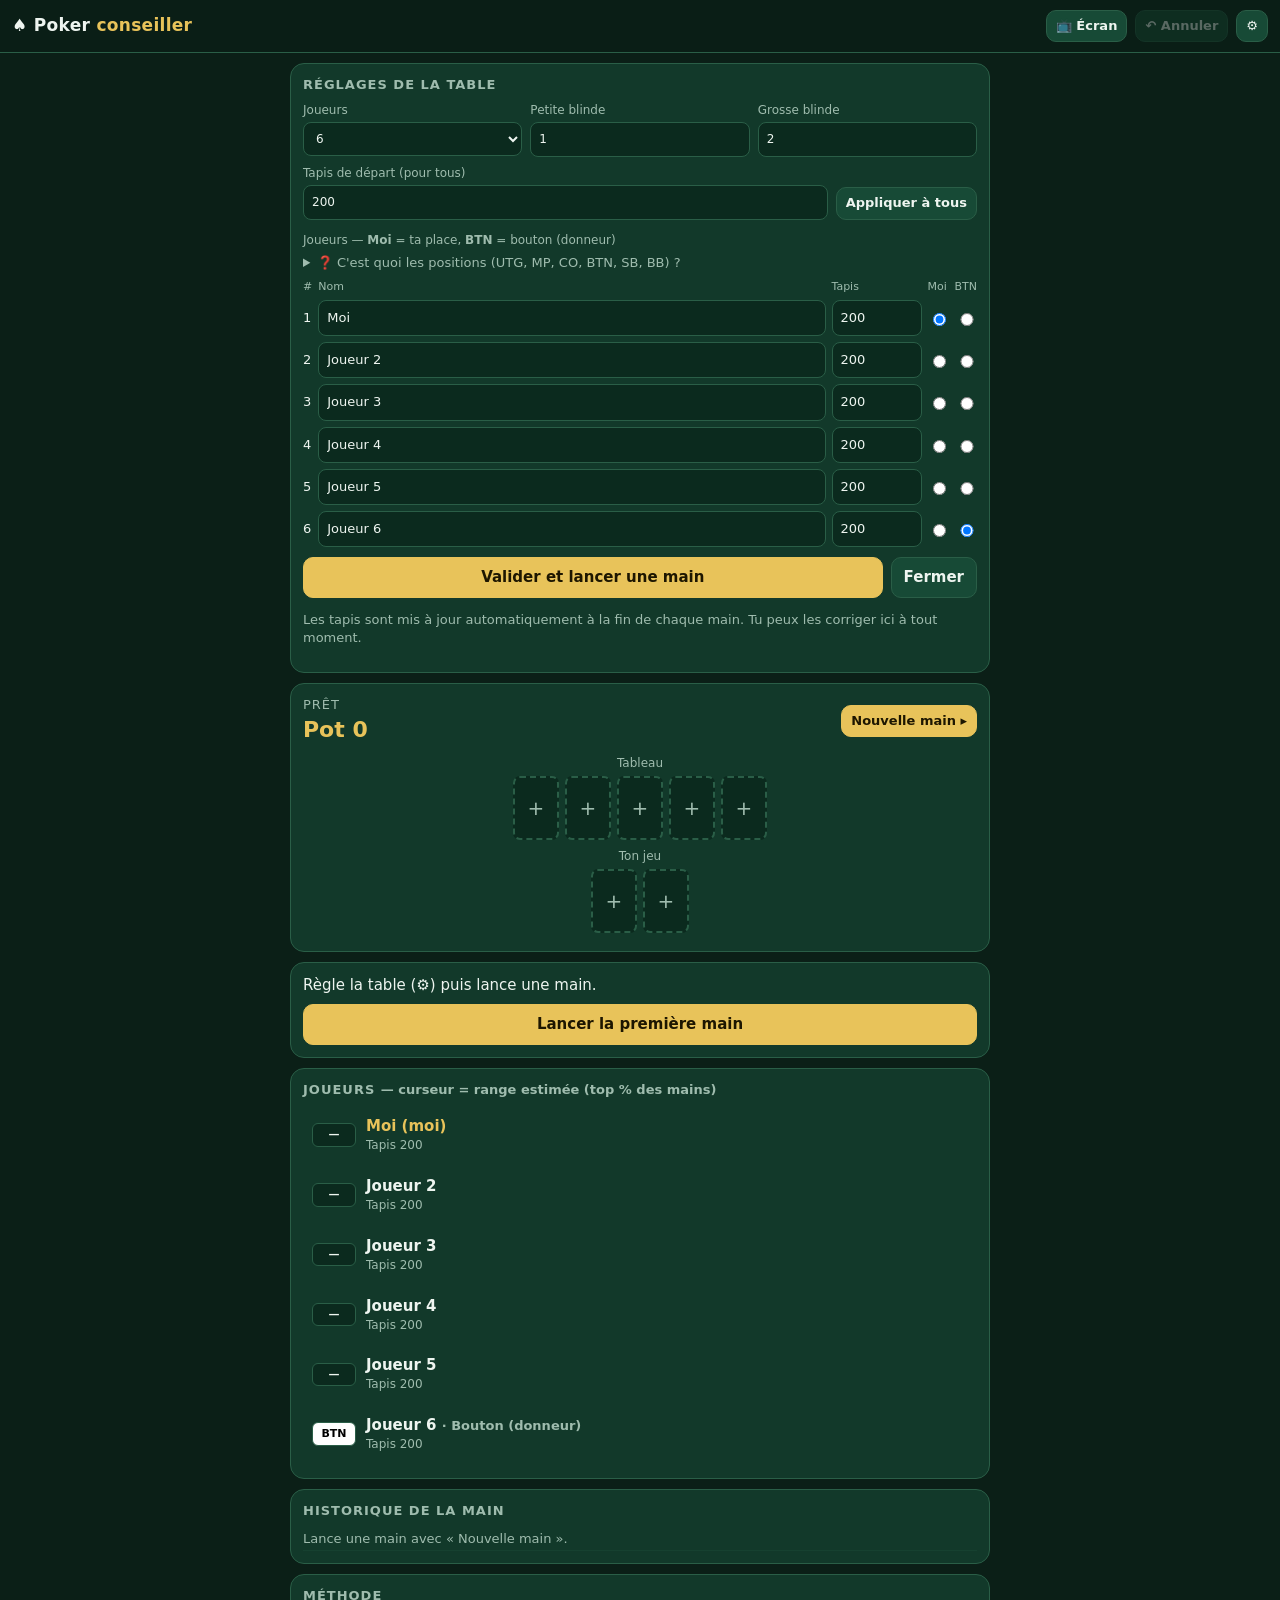
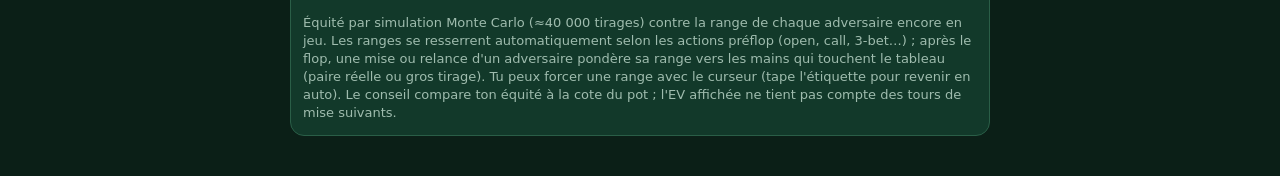
<file: index.html>
<!DOCTYPE html>
<html lang="fr">
<head>
<meta charset="utf-8">
<meta name="viewport" content="width=device-width, initial-scale=1, viewport-fit=cover">
<title>Poker — Conseiller Hold'em</title>
<meta name="theme-color" content="#0e2a1f">
<style>
:root{
  --bg:#0b1f17; --felt:#12392a; --felt2:#174a36; --line:#2a5e47; --txt:#eef5f0; --mut:#9fbcae;
  --gold:#e8c35a; --red:#e05555; --green:#3fbf7f; --blue:#4fa3e0; --orange:#e89a3c;
  --card:#fbfbf7; --cardred:#c8262b; --cardblk:#1b1b1b;
}
*{box-sizing:border-box;-webkit-tap-highlight-color:transparent}
html,body{margin:0;background:var(--bg);color:var(--txt);font:15px/1.4 system-ui,-apple-system,"Segoe UI",Roboto,sans-serif}
body{padding:env(safe-area-inset-top) 0 calc(env(safe-area-inset-bottom) + 20px)}
header{position:sticky;top:0;z-index:5;background:#0b1f17ee;backdrop-filter:blur(6px);display:flex;align-items:center;gap:8px;padding:10px 12px;border-bottom:1px solid var(--line)}
header h1{font-size:17px;margin:0;flex:1;letter-spacing:.3px}
header h1 span{color:var(--gold)}
main{max-width:720px;margin:0 auto;padding:10px}
.btn{appearance:none;border:1px solid var(--line);background:var(--felt2);color:var(--txt);border-radius:10px;padding:9px 12px;font:inherit;font-weight:600;cursor:pointer;min-height:40px}
.btn:active{transform:scale(.97)}
.btn.sm{padding:6px 9px;min-height:32px;font-size:13px}
.btn.gold{background:var(--gold);color:#1d1600;border-color:var(--gold)}
.btn.red{background:#5a1e1e;border-color:var(--red)}
.btn.green{background:#1d5a3c;border-color:var(--green)}
.btn.blue{background:#1d3f5a;border-color:var(--blue)}
.btn:disabled{opacity:.35}
.panel{background:var(--felt);border:1px solid var(--line);border-radius:14px;padding:12px;margin-bottom:10px}
.panel h2{font-size:13px;text-transform:uppercase;letter-spacing:1px;color:var(--mut);margin:0 0 8px;font-weight:700}
.row{display:flex;gap:8px;align-items:center;flex-wrap:wrap}
.grow{flex:1}
label.f{display:flex;flex-direction:column;font-size:12px;color:var(--mut);gap:3px}
input[type=number],input[type=text],select{background:#0b2a1e;border:1px solid var(--line);color:var(--txt);border-radius:8px;padding:8px;font:inherit;width:100%}
.grid3{display:grid;grid-template-columns:repeat(3,1fr);gap:8px}
/* cards */
.cards{display:flex;gap:6px;justify-content:center}
.slot{width:46px;height:64px;border-radius:7px;border:2px dashed var(--line);display:flex;align-items:center;justify-content:center;color:var(--mut);font-size:20px;cursor:pointer;background:#0b2a1e}
.slot.need{border-color:var(--gold);color:var(--gold);animation:pulse 1.4s infinite}
@keyframes pulse{50%{box-shadow:0 0 0 3px #e8c35a44}}
.pc{width:46px;height:64px;border-radius:7px;background:var(--card);display:flex;flex-direction:column;align-items:center;justify-content:center;font-weight:800;cursor:pointer;box-shadow:0 2px 4px #0006;line-height:1}
.pc .r{font-size:20px}.pc .s{font-size:20px}
.pc.red{color:var(--cardred)}.pc.blk{color:var(--cardblk)}
.pc.d{color:#1f5fc4}.pc.c{color:#1d8a3a}
.tablebar{display:flex;justify-content:space-between;align-items:center;margin-bottom:10px}
.pot{font-size:22px;font-weight:800;color:var(--gold)}
.street{font-size:13px;color:var(--mut);text-transform:uppercase;letter-spacing:1px}
.lbl{font-size:12px;color:var(--mut);text-align:center;margin:8px 0 4px}
/* players */
.pl{display:grid;grid-template-columns:auto 1fr auto;gap:4px 10px;align-items:center;padding:8px;border-radius:10px;border:1px solid transparent;margin-bottom:4px}
.pl.act{border-color:var(--gold);background:#e8c35a14}
.pl.out{opacity:.4}
.pl.hero .nm{color:var(--gold)}
.pos{font-size:11px;font-weight:800;padding:3px 6px;border-radius:6px;background:#0b2a1e;border:1px solid var(--line);min-width:44px;text-align:center}
.pos.btnpos{background:#fff;color:#000}
.nm{font-weight:700}
.stk{font-size:12px;color:var(--mut)}
.bet{font-weight:800;color:var(--gold);text-align:right}
.st{font-size:11px;color:var(--mut);text-align:right}
.rng{grid-column:1/-1;display:flex;align-items:center;gap:8px;font-size:12px;color:var(--mut)}
.rng input{flex:1;accent-color:var(--gold)}
.rng .tag{cursor:pointer;padding:2px 6px;border-radius:6px;border:1px solid var(--line);white-space:nowrap}
.rng .tag.man{border-color:var(--orange);color:var(--orange)}
/* action bar */
.toact{font-size:15px;margin-bottom:8px}
.toact b{color:var(--gold)}
.acts{display:grid;grid-template-columns:1fr 1fr;gap:8px}
.raise{margin-top:8px;display:flex;gap:6px;flex-wrap:wrap;align-items:center}
.raise input{width:110px;flex:0 0 auto}
/* advice */
.adv{border-radius:14px;padding:12px;margin-bottom:10px;border:2px solid var(--line);background:#0e3125}
.adv .rec{font-size:24px;font-weight:900;letter-spacing:.5px}
.adv.FOLD{border-color:var(--red)}.adv.FOLD .rec{color:var(--red)}
.adv.CHECK{border-color:var(--blue)}.adv.CHECK .rec{color:var(--blue)}
.adv.CALL{border-color:var(--green)}.adv.CALL .rec{color:var(--green)}
.adv.BET,.adv.RAISE,.adv.ALLIN{border-color:var(--gold)}.adv.BET .rec,.adv.RAISE .rec,.adv.ALLIN .rec{color:var(--gold)}
.eqbar{height:10px;border-radius:5px;background:#0b2a1e;overflow:hidden;margin:8px 0;position:relative}
.eqbar i{display:block;height:100%;background:linear-gradient(90deg,var(--green),var(--gold))}
.eqbar u{position:absolute;top:-2px;bottom:-2px;width:2px;background:var(--red)}
table.k{width:100%;border-collapse:collapse;font-size:14px;margin:6px 0}
table.k td{padding:4px 2px;border-bottom:1px solid #2a5e4755}
table.k td:last-child{text-align:right;font-weight:700}
.why{margin:6px 0 0;padding-left:18px;font-size:14px}
.why li{margin:3px 0}
.alt{font-size:13px;color:var(--mut);margin-top:6px}
.muted{color:var(--mut);font-size:13px}
.log{font-size:13px;color:var(--mut);max-height:180px;overflow:auto}
.log div{padding:2px 0;border-bottom:1px solid #2a5e4733}
.log b{color:var(--txt)}
/* picker modal */
.modal{position:fixed;inset:0;background:#000a;z-index:20;display:none;align-items:flex-end;justify-content:center}
.modal.on{display:flex}
.sheet{background:var(--felt);border-top:1px solid var(--line);border-radius:16px 16px 0 0;padding:12px;width:100%;max-width:720px;padding-bottom:calc(14px + env(safe-area-inset-bottom))}
.pick{display:grid;grid-template-columns:repeat(13,1fr);gap:3px}
.pick .pc{width:auto;height:44px;font-size:13px}
.pick .pc .r,.pick .pc .s{font-size:14px}
.pick .pc.used{opacity:.15;pointer-events:none}
.lib .pc{position:relative;height:40px;font-size:12px}
.lib .pc .n{position:absolute;right:1px;bottom:0;font-size:10px;background:#1d5a3c;color:#fff;border-radius:6px;padding:0 3px}
.lib .pc.sel{outline:3px solid var(--gold)}
.thumb{width:48px;height:66px;image-rendering:pixelated;background:#fff;border-radius:4px;border:1px solid var(--line)}
.lnrow{display:flex;flex-wrap:wrap;gap:6px;margin-top:4px}
.lnb{min-width:46px;height:46px;font-size:20px;font-weight:800;border-radius:9px;background:#fbfbf7;color:#111;border:3px solid transparent;cursor:pointer}
.lnb.r{color:var(--cardred)}
.lnb.on{border-color:var(--gold);background:#ffe9a3}
.lnb.sug{outline:2px dashed var(--gold);outline-offset:1px}
.lnb.cur{box-shadow:0 0 0 2px #4fa3e0 inset}
.fixc{border-bottom:1px dashed var(--gold);cursor:pointer;padding:1px 2px}
.fixc:active{background:#ffffff22}
.sugg{display:flex;gap:8px;margin-bottom:10px}
.sugg .pc{width:64px;height:88px;font-size:20px;cursor:pointer}
.sugg .pc .r,.sugg .pc .s{font-size:24px}
.sugg .pc.best{outline:3px solid var(--gold)}
.pick{grid-template-columns:repeat(13,1fr)}
.chips{display:flex;flex-wrap:wrap;gap:6px}
.chip{padding:8px 12px;border-radius:20px;border:1px solid var(--line);background:#0b2a1e;cursor:pointer;font-weight:600}
.chip.on{background:var(--gold);color:#1d1600;border-color:var(--gold)}
.setp{display:grid;grid-template-columns:auto 1fr 90px auto auto;gap:6px;align-items:center;font-size:13px}
.setp .h{color:var(--mut);font-size:11px}
.hidden{display:none!important}
body.auto main>section:not(#pAuto){display:none}
.spin{display:inline-block;width:12px;height:12px;border:2px solid var(--mut);border-top-color:transparent;border-radius:50%;animation:sp 1s linear infinite;vertical-align:-1px}
@keyframes sp{to{transform:rotate(360deg)}}
</style>
</head>
<body>
<header>
  <h1>♠ Poker <span>conseiller</span></h1>
  <button class="btn sm" id="bAuto" title="Lecture automatique de l'écran">📺 Écran</button>
  <button class="btn sm" id="bUndo" title="Annuler la dernière action">↶ Annuler</button>
  <button class="btn sm" id="bSet">⚙︎</button>
</header>
<main>

<!-- AUTO (screen reading) -->
<section class="panel hidden" id="pAuto">
  <h2>Lecture d'écran</h2>
  <div class="row">
    <button class="btn gold grow" id="aStart">▶ Capturer la fenêtre du jeu</button>
    <button class="btn" id="aStop">■</button>
    <label class="btn sm" style="display:flex;align-items:center">Image test<input type="file" id="aFile" accept="image/*" hidden></label>
  </div>
  <div class="muted" id="aStatus" style="margin:6px 0">Partage l'onglet du jeu (Chrome : onglet « Onglet Chrome »).</div>
  <div id="aLive"></div>
  <div id="aAdv"></div>
  <details id="aCal" style="margin-top:8px"><summary style="cursor:pointer;font-weight:700">Calibration des zones</summary>
    <p class="muted">Choisis une zone puis trace un rectangle sur l'image. Pour le tableau, trace seulement la 1<sup>re</sup> et la 5<sup>e</sup> carte : les autres sont interpolées. Cartes : englobe le coin rang + couleur (ou toute la carte) en laissant une petite marge autour des symboles. Adversaires : entoure les deux cartes (dos rouge) de chaque adversaire, sans la tienne — un joueur couché n'a plus ses cartes, donc plus de rouge dans sa zone. Pour une carte inconnue, le site ne te demande que ce qu'il ne sait pas encore (la valeur ou la couleur), en un clic.</p>
    <div class="chips" id="aZoneBtns"></div>
    <div style="position:relative;margin-top:8px;touch-action:none"><canvas id="aCanvas" style="width:100%;border-radius:8px;background:#000;display:block"></canvas></div>
    <div class="row" style="margin-top:8px">
      <button class="btn sm" id="aClearZone">Effacer la zone choisie</button>
      <button class="btn sm red" id="aClearLib">Oublier les cartes apprises</button>
      <span class="muted" id="aLibInfo"></span>
    </div>
  </details>
  <details style="margin-top:8px"><summary style="cursor:pointer;font-weight:700">Réglages</summary>
    <div class="grid3" style="margin-top:8px">
      <label class="f">Grosse blinde<input type="number" id="aBB" step="any"></label>
      <label class="f">Style des bots<select id="aStyle"><option value="0.25">Serrés</option><option value="0.5">Normaux</option><option value="0.8">Larges</option></select></label>
      <label class="f">Joueur couché =<select id="aFoldMode"><option value="light">case plus claire</option><option value="dark">case plus sombre</option><option value="cards">dos de cartes absent</option><option value="none">ignorer</option></select></label>
    </div>
    <div class="grid3" style="margin-top:8px">
      <label class="f">Fréquence (ms)<input type="number" id="aInt" step="100" min="200"></label>
      <label class="f">Seuil reconnaissance (0,80–0,95)<input type="number" id="aThr" step="0.01" min="0.5" max="0.99"></label>
      <label class="f">Format des nombres<select id="aNum"><option value="en">1,960 (anglais)</option><option value="fr">1 960 / 1,5 (français)</option></select></label>
    </div>
  </details>
  <details id="aLibD" style="margin-top:8px"><summary style="cursor:pointer;font-weight:700">Cartes apprises (mémoire)</summary>
    <p class="muted">Le site apprend séparément les <b>valeurs</b> (A, R, D, V, 10…) et les <b>couleurs</b> (♠ ♥ ♦ ♣) : chaque carte confirmée enseigne les deux, donc il ne redemande presque plus rien au bout de quelques mains. Clique une valeur ou une couleur pour voir ses exemples, en changer l'étiquette ou les supprimer. « Anciennes cartes » = l'ancien système, gardé en secours.</p>
    <div class="row" style="gap:14px;flex-wrap:wrap">
      <label class="muted"><input type="checkbox" id="aAutoAsk"> Me demander automatiquement les cartes inconnues</label>
    </div>
    <div class="chips" id="aLibMode" style="margin:8px 0"></div>
    <div class="chips" id="aLibG" style="margin:8px 0"></div>
    <div class="pick lib" id="aLibGrid"></div>
    <div id="aLibDetail" style="margin-top:8px"></div>
    <div class="row" style="margin-top:8px"><button class="btn sm" id="aLibCopy">Compléter l'autre groupe avec ces cartes</button><span class="muted" id="aLibInfo2"></span></div>
  </details>
  <details style="margin-top:8px"><summary style="cursor:pointer;font-weight:700">Sauvegarde (exporter / importer)</summary>
    <p class="muted">Enregistre dans un fichier tes cartes apprises, tes zones calibrées, le bouton D et tes réglages. Utile avant de vider le navigateur ou pour passer sur un autre appareil.</p>
    <div class="row">
      <button class="btn sm gold" id="aExp">⬇ Exporter</button>
      <label class="btn sm" style="display:flex;align-items:center" title="Ajoute les cartes du fichier à celles déjà apprises (zones et réglages inchangés)">⬆ Importer (ajouter les cartes)<input type="file" id="aImpAdd" accept=".json,application/json" hidden></label>
      <label class="btn sm red" style="display:flex;align-items:center" title="Remplace tout : cartes, zones, bouton D, réglages">⬆ Importer (tout remplacer)<input type="file" id="aImp" accept=".json,application/json" hidden></label>
      <span class="muted" id="aBkInfo"></span>
    </div>
  </details>
</section>

<!-- SETTINGS -->
<section class="panel hidden" id="pSet">
  <h2>Réglages de la table</h2>
  <div class="grid3">
    <label class="f">Joueurs<select id="sN"></select></label>
    <label class="f">Petite blinde<input type="number" id="sSB" min="0" step="any"></label>
    <label class="f">Grosse blinde<input type="number" id="sBB" min="0" step="any"></label>
  </div>
  <div class="row" style="margin-top:8px">
    <label class="f grow">Tapis de départ (pour tous)<input type="number" id="sStack" min="1" step="any"></label>
    <button class="btn sm" id="bAllStack" style="align-self:flex-end">Appliquer à tous</button>
  </div>
  <div class="lbl" style="text-align:left;margin-top:12px">Joueurs — <b>Moi</b> = ta place, <b>BTN</b> = bouton (donneur)</div>
  <div id="posHelpSet"></div>
  <div class="setp" id="setPlayers"></div>
  <div class="row" style="margin-top:10px">
    <button class="btn gold grow" id="bApply">Valider et lancer une main</button>
    <button class="btn" id="bCloseSet">Fermer</button>
  </div>
  <p class="muted">Les tapis sont mis à jour automatiquement à la fin de chaque main. Tu peux les corriger ici à tout moment.</p>
</section>

<!-- TABLE -->
<section class="panel">
  <div class="tablebar">
    <div><div class="street" id="tStreet">—</div><div class="pot" id="tPot">Pot 0</div></div>
    <button class="btn sm gold" id="bNew">Nouvelle main ▸</button>
  </div>
  <div class="lbl">Tableau</div>
  <div class="cards" id="board"></div>
  <div class="lbl">Ton jeu</div>
  <div class="cards" id="heroCards"></div>
  <div class="muted" id="heroInfo" style="text-align:center;margin-top:6px"></div>
</section>

<!-- ADVICE -->
<section id="pAdv"></section>

<!-- ACTION -->
<section class="panel" id="pAct"></section>

<!-- PLAYERS -->
<section class="panel">
  <h2>Joueurs <span class="muted" style="text-transform:none;letter-spacing:0">— curseur = range estimée (top % des mains)</span></h2>
  <div id="players"></div>
</section>

<section class="panel">
  <h2>Historique de la main</h2>
  <div class="log" id="log"></div>
</section>

<section class="panel muted">
  <h2>Méthode</h2>
  Équité par simulation Monte Carlo (≈40 000 tirages) contre la range de chaque adversaire encore en jeu.
  Les ranges se resserrent automatiquement selon les actions préflop (open, call, 3-bet…) ; après le flop,
  une mise ou relance d'un adversaire pondère sa range vers les mains qui touchent le tableau (paire réelle ou gros tirage).
  Tu peux forcer une range avec le curseur (tape l'étiquette pour revenir en auto).
  Le conseil compare ton équité à la cote du pot ; l'EV affichée ne tient pas compte des tours de mise suivants.
</section>
</main>

<div id="toast" style="position:fixed;left:50%;bottom:24px;transform:translateX(-50%);background:#5a1e1e;border:1px solid var(--red);padding:10px 14px;border-radius:10px;z-index:30;display:none;max-width:90%"></div>
<div class="modal" id="mLearn"><div class="sheet">
  <div class="row" style="margin-bottom:8px"><b class="grow" id="lnTitle">Quelle est cette carte ?</b><button class="btn sm" id="lnClose">✕</button></div>
  <canvas id="lnCrop" style="display:block;margin:0 auto 8px;max-height:110px;border-radius:6px;border:2px solid var(--gold)"></canvas>
  <div id="lnRankBox"><div class="muted">Valeur</div><div class="lnrow" id="lnRankRow"></div></div>
  <div id="lnSuitBox" style="margin-top:8px"><div class="muted">Couleur <button class="btn sm" id="lnAllSuits" style="margin-left:6px">voir les 4</button></div><div class="lnrow" id="lnSuitRow"></div></div>
  <div class="muted" id="lnMsg" style="margin-top:6px"></div>
  <button class="btn gold" id="lnOk" style="width:100%;margin-top:8px">Valider</button>
</div></div>
<div class="modal" id="mPick"><div class="sheet">
  <div class="row" style="margin-bottom:8px"><b class="grow" id="pickTitle">Choisis une carte</b>
    <button class="btn sm red" id="bPickClear">Retirer</button><button class="btn sm" id="bPickClose">✕</button></div>
  <canvas id="pickCrop" class="hidden" style="display:block;margin:0 auto 8px;max-height:110px;border-radius:6px;border:2px solid var(--gold)"></canvas>
  <div id="pickSugg" class="hidden"></div>
  <div class="pick" id="pickGrid"></div>
  <button class="btn sm hidden" id="pickMore" style="margin-top:8px;width:100%"></button>
</div></div>

<script>
/* 169 mains de départ classées (équité vs mains aléatoires, HU 70% / 3-way 30%) */
window.__HAND_ORDER__=["AA","KK","QQ","JJ","TT","99","88","AKs","AQs","77","AKo","AJs","ATs","AQo","KQs","AJo","KJs","A9s","ATo","KTs","66","KQo","A8s","KJo","A7s","QJs","QTs","KTo","A9o","K9s","A6s","55","A5s","A8o","QJo","A4s","A7o","JTs","A3s","K9o","K8s","Q9s","A5o","K7s","A6o","A2s","QTo","K6s","J9s","44","A4o","Q8s","K8o","JTo","K5s","Q9o","T9s","K7o","K4s","A3o","J8s","J9o","Q7s","K3s","A2o","K6o","Q6s","Q5s","Q8o","T8s","K5o","33","J7s","K2s","98s","J8o","K4o","T9o","Q7o","Q4s","Q3s","T7s","K3o","J6s","T8o","Q6o","Q2s","97s","Q5o","J5s","J7o","T6s","K2o","87s","Q4o","98o","J4s","22","96s","T7o","J3s","J2s","Q3o","Q2o","T5s","86s","J6o","76s","T4s","J5o","97o","95s","T6o","T3s","87o","J4o","85s","T2s","75s","65s","96o","J3o","94s","T5o","J2o","93s","76o","86o","95o","T4o","84s","54s","92s","74s","64s","T3o","85o","65o","83s","53s","75o","T2o","82s","73s","63s","94o","93o","43s","84o","92o","72s","52s","62s","64o","74o","54o","83o","42s","73o","53o","82o","32s","63o","43o","52o","72o","62o","42o","32o"];
</script>
<script>
/* Poker engine — Texas Hold'em evaluator, ranges, Monte Carlo equity.
   Cards: int 0..51, rank = c>>2 (0='2' .. 12='A'), suit = c&3. */
(function (root) {
  'use strict';
  const RANKS = '23456789TJQKA';
  const SUITS = 'shdc'; // spades, hearts, diamonds, clubs
  const SUIT_SYM = ['♠', '♥', '♦', '♣'];

  function cardStr(c) { return RANKS[c >> 2] + SUITS[c & 3]; }
  function parseCard(s) {
    const r = RANKS.indexOf(s[0].toUpperCase()), su = SUITS.indexOf(s[1].toLowerCase());
    if (r < 0 || su < 0) throw new Error('bad card ' + s);
    return (r << 2) | su;
  }

  // Highest straight in a 13-bit rank mask; returns top rank index or -1
  function straightHigh(mask) {
    for (let h = 12; h >= 4; h--) {
      const m = 0x1f << (h - 4);
      if ((mask & m) === m) return h;
    }
    if ((mask & 0x100f) === 0x100f) return 3; // wheel A-2-3-4-5
    return -1;
  }
  function topBits(mask, n) {
    const out = [];
    for (let r = 12; r >= 0 && out.length < n; r--) if (mask & (1 << r)) out.push(r);
    return out;
  }
  function pack(cat, ks) {
    let v = cat;
    for (let i = 0; i < 5; i++) v = v * 16 + (ks[i] !== undefined ? ks[i] : 0);
    return v;
  }
  // Categories: 0 high, 1 pair, 2 two pair, 3 trips, 4 straight, 5 flush, 6 full, 7 quads, 8 straight flush
  const counts = new Int8Array(13);
  function evaluate(cards, n) {
    n = n === undefined ? cards.length : n;
    counts.fill(0);
    const sm = [0, 0, 0, 0], sc = [0, 0, 0, 0];
    let mask = 0;
    for (let i = 0; i < n; i++) {
      const c = cards[i], r = c >> 2, s = c & 3;
      counts[r]++; sm[s] |= 1 << r; sc[s]++; mask |= 1 << r;
    }
    let fs = -1;
    for (let s = 0; s < 4; s++) if (sc[s] >= 5) fs = s;
    if (fs >= 0) {
      const sh = straightHigh(sm[fs]);
      if (sh >= 0) return pack(8, [sh]);
    }
    let quad = -1, trips = [], pairs = [];
    for (let r = 12; r >= 0; r--) {
      if (counts[r] === 4) quad = r;
      else if (counts[r] === 3) trips.push(r);
      else if (counts[r] === 2) pairs.push(r);
    }
    if (quad >= 0) return pack(7, [quad, topBits(mask & ~(1 << quad), 1)[0]]);
    if (trips.length && (trips.length > 1 || pairs.length)) {
      const p = trips.length > 1 ? Math.max(trips[1], pairs.length ? pairs[0] : -1) : pairs[0];
      return pack(6, [trips[0], p]);
    }
    if (fs >= 0) return pack(5, topBits(sm[fs], 5));
    const sh = straightHigh(mask);
    if (sh >= 0) return pack(4, [sh]);
    if (trips.length) return pack(3, [trips[0]].concat(topBits(mask & ~(1 << trips[0]), 2)));
    if (pairs.length >= 2) return pack(2, [pairs[0], pairs[1], topBits(mask & ~(1 << pairs[0]) & ~(1 << pairs[1]), 1)[0]]);
    if (pairs.length === 1) return pack(1, [pairs[0]].concat(topBits(mask & ~(1 << pairs[0]), 3)));
    return pack(0, topBits(mask, 5));
  }
  function category(score) { return Math.floor(score / 1048576); }

  const RANK_FR = ['2', '3', '4', '5', '6', '7', '8', '9', '10', 'valet', 'dame', 'roi', 'as'];
  const RANK_FR_PL = ['2', '3', '4', '5', '6', '7', '8', '9', '10', 'valets', 'dames', 'rois', 'as'];
  function describe(score) {
    const cat = category(score);
    const k = []; let v = score;
    for (let i = 0; i < 5; i++) { k.unshift(v % 16); v = Math.floor(v / 16); }
    switch (cat) {
      case 8: return k[0] === 12 ? 'Quinte flush royale' : 'Quinte flush hauteur ' + RANK_FR[k[0]];
      case 7: return 'Carré de ' + RANK_FR_PL[k[0]];
      case 6: return 'Full aux ' + RANK_FR_PL[k[0]] + ' par les ' + RANK_FR_PL[k[1]];
      case 5: return 'Couleur hauteur ' + RANK_FR[k[0]];
      case 4: return 'Quinte hauteur ' + RANK_FR[k[0]];
      case 3: return 'Brelan de ' + RANK_FR_PL[k[0]];
      case 2: return 'Deux paires, ' + RANK_FR_PL[k[0]] + ' et ' + RANK_FR_PL[k[1]];
      case 1: return 'Paire de ' + RANK_FR_PL[k[0]];
      default: return 'Hauteur ' + RANK_FR[k[0]];
    }
  }

  // Draw detection (hero cards + board, board 3 or 4 cards)
  function draws(cards) {
    const sc = [0, 0, 0, 0], sm = [0, 0, 0, 0]; let mask = 0;
    for (const c of cards) { sc[c & 3]++; sm[c & 3] |= 1 << (c >> 2); mask |= 1 << (c >> 2); }
    const res = { flushDraw: false, oesd: false, gutshot: false, outsStraight: 0 };
    const cur = evaluate(cards);
    const curCat = category(cur);
    if (curCat < 5) for (let s = 0; s < 4; s++) if (sc[s] === 4) res.flushDraw = true;
    if (curCat < 4 && straightHigh(mask) < 0) {
      let outs = 0;
      for (let r = 0; r < 13; r++) {
        if (mask & (1 << r)) continue;
        if (straightHigh(mask | (1 << r)) >= 0) outs++;
      }
      res.outsStraight = outs; // distinct ranks completing a straight
      if (outs >= 2) res.oesd = true; else if (outs === 1) res.gutshot = true;
    }
    return res;
  }

  // ---- Starting hand classes (169) ----
  // class index: pairs 'AA', suited 'AKs', offsuit 'AKo'
  function classOf(c1, c2) {
    let r1 = c1 >> 2, r2 = c2 >> 2;
    if (r1 < r2) { const t = r1; r1 = r2; r2 = t; }
    if (r1 === r2) return RANKS[r1] + RANKS[r2];
    return RANKS[r1] + RANKS[r2] + (((c1 & 3) === (c2 & 3)) ? 's' : 'o');
  }

  // Ordering of the 169 hands, best first (preflop equity vs one random hand, precomputed)
  const HAND_ORDER = root.__HAND_ORDER__ || null;
  let PCT = null; // class -> cumulative percentile (0..1) including the class
  function buildPct(order) {
    PCT = {};
    let cum = 0;
    for (const h of order) {
      const combos = h.length === 2 ? 6 : (h[2] === 's' ? 4 : 12);
      cum += combos;
      PCT[h] = cum / 1326;
    }
  }
  function handPct(c1, c2) { return PCT[classOf(c1, c2)]; }

  // ---- RNG ----
  let seed = (Date.now() ^ 0x9e3779b9) >>> 0;
  function rnd() { // xorshift32
    seed ^= seed << 13; seed >>>= 0; seed ^= seed >>> 17; seed ^= seed << 5; seed >>>= 0;
    return seed / 4294967296;
  }

  /* Build weighted combo list for an opponent.
     opp: { range: 0..1 (top fraction), post: 0 none / 1 call / 2 bet / 3 raise }
     dead: Set of known cards, board: array */
  const POST_FILTER = [0, 0.5, 0.7, 0.85];
  function oppCombos(opp, dead, board) {
    const list = [], w = [];
    const pFilter = POST_FILTER[opp.post || 0] || 0;
    for (let a = 0; a < 52; a++) {
      if (dead.has(a)) continue;
      for (let b = a + 1; b < 52; b++) {
        if (dead.has(b)) continue;
        const pct = handPct(a, b);
        // partial inclusion of the boundary class keeps the slider smooth
        if (pct - classCombos(a, b) / 1326 >= opp.range) continue;
        let weight = 1;
        if (pct > opp.range) weight = (opp.range - (pct - classCombos(a, b) / 1326)) / (classCombos(a, b) / 1326);
        if (pFilter > 0 && board.length >= 3) {
          const cs = [a, b].concat(board);
          const sc = evaluate(cs);
          const boardOnly = board.length >= 5 ? evaluate(board) : -1;
          let connects = category(sc) >= 1 && (boardOnly < 0 || sc > boardOnly);
          // a pair made only by the board does not count
          if (connects && category(sc) === 1 && board.length >= 3) {
            const pr = Math.floor(sc / 65536) % 16;
            if ((a >> 2) !== pr && (b >> 2) !== pr) connects = false;
          }
          if (!connects && board.length < 5) {
            const d = draws(cs);
            if (d.flushDraw || d.oesd) connects = true;
          }
          if (!connects) weight *= (1 - pFilter);
        }
        if (weight > 0) { list.push(a * 64 + b); w.push(weight); }
      }
    }
    // cumulative
    const cum = new Float64Array(w.length);
    let s = 0;
    for (let i = 0; i < w.length; i++) { s += w[i]; cum[i] = s; }
    return { list, cum, total: s };
  }
  function classCombos(a, b) {
    if ((a >> 2) === (b >> 2)) return 6;
    return ((a & 3) === (b & 3)) ? 4 : 12;
  }
  function sampleCombo(cl) {
    const x = rnd() * cl.total;
    let lo = 0, hi = cl.cum.length - 1;
    while (lo < hi) { const m = (lo + hi) >> 1; if (cl.cum[m] < x) lo = m + 1; else hi = m; }
    return cl.list[lo];
  }

  /* Monte Carlo equity.
     hero: [c1,c2], board: [..], opps: [{range, post}], iters
     returns { equity, win, tie, iters } */
  function prepare(hero, board, opps) {
    const dead = new Set(hero.concat(board));
    return opps.map(o => oppCombos(o, dead, board));
  }
  function equity(hero, board, opps, iters, pre) {
    const dead = new Set(hero.concat(board));
    const cls = pre || opps.map(o => oppCombos(o, dead, board));
    for (const cl of cls) if (cl.total <= 0) return null;
    const deckBase = [];
    for (let c = 0; c < 52; c++) if (!dead.has(c)) deckBase.push(c);
    const used = new Uint8Array(52);
    const hand = new Array(7);
    const need = 5 - board.length;
    let eq = 0, wins = 0, ties = 0, done = 0;
    const oppCards = new Array(opps.length * 2);
    for (let it = 0; it < iters; it++) {
      used.fill(0);
      let ok = true;
      for (let i = 0; i < cls.length; i++) {
        let tries = 0, a, b;
        do {
          const v = sampleCombo(cls[i]);
          a = v >> 6; b = v & 63; tries++;
        } while ((used[a] || used[b]) && tries < 50);
        if (used[a] || used[b]) { ok = false; break; }
        used[a] = used[b] = 1;
        oppCards[2 * i] = a; oppCards[2 * i + 1] = b;
      }
      if (!ok) continue;
      // complete the board
      const full = board.slice();
      let k = 0;
      while (k < need) {
        const c = deckBase[(rnd() * deckBase.length) | 0];
        if (used[c]) continue;
        used[c] = 1; full.push(c); k++;
      }
      for (let i = 0; i < 5; i++) hand[i + 2] = full[i];
      hand[0] = hero[0]; hand[1] = hero[1];
      const hs = evaluate(hand, 7);
      let best = -1, nBest = 0;
      for (let i = 0; i < opps.length; i++) {
        hand[0] = oppCards[2 * i]; hand[1] = oppCards[2 * i + 1];
        const s = evaluate(hand, 7);
        if (s > best) { best = s; nBest = 1; } else if (s === best) nBest++;
      }
      if (hs > best) { eq += 1; wins++; }
      else if (hs === best) { eq += 1 / (nBest + 1); ties++; }
      done++;
    }
    return { equity: done ? eq / done : 0, win: done ? wins / done : 0, tie: done ? ties / done : 0, iters: done };
  }

  const api = { RANKS, SUITS, SUIT_SYM, cardStr, parseCard, evaluate, category, describe, draws,
    classOf, buildPct, handPct, equity, prepare, oppCombos, setSeed: s => { seed = s >>> 0 || 1; } };
  if (HAND_ORDER) buildPct(HAND_ORDER);
  root.PokerEngine = api;
  if (typeof module !== 'undefined') module.exports = api;
})(typeof window !== 'undefined' ? window : globalThis);
</script>
<script>
'use strict';
const E = window.PokerEngine;
const RNAME_FR = { A: 'As', K: 'Roi', Q: 'Dame', J: 'Valet', T: '10' };
const SNAME_FR = ['pique', 'cœur', 'carreau', 'trèfle'];
const frRank = r => RNAME_FR[E.RANKS[r]] || E.RANKS[r];
const frCard = c => `${frRank(c >> 2)} de ${SNAME_FR[c & 3]} ${E.SUIT_SYM[c & 3]}`;
function frClass(c1, c2) {
  let r1 = c1 >> 2, r2 = c2 >> 2; if (r1 < r2) { const t = r1; r1 = r2; r2 = t; }
  const code = E.classOf(c1, c2);
  if (r1 === r2) { const n = frRank(r1), pl = n === 'As' ? 'd\'As' : /^\d+$/.test(n) ? 'de ' + n : 'de ' + n + 's'; return `Paire ${pl} (${code})`; }
  return `${frRank(r1)}-${frRank(r2)} ${(c1 & 3) === (c2 & 3) ? 'de même couleur' : 'de couleurs différentes'} (${code})`;
}
const $ = id => document.getElementById(id);
const fmt = v => { v = Math.round(v * 100) / 100; return (Math.abs(v) >= 1000 ? v.toLocaleString('fr-FR') : String(v).replace('.', ',')); };
const pct = v => (v * 100).toFixed(1).replace('.', ',') + ' %';
const STREETS = ['Préflop', 'Flop', 'Turn', 'River', 'Abattage'];
const OPEN = { 'UTG': .12, 'UTG+1': .14, 'UTG+2': .16, 'MP': .18, 'LJ': .20, 'HJ': .24, 'CO': .30, 'BTN': .45, 'SB': .38, 'BB': .50, 'BTN/SB': .80 };
const MIDPOS = ['UTG', 'UTG+1', 'UTG+2', 'MP', 'LJ', 'HJ', 'CO'];
/* Noms français des positions : [nom court, description] */
const POSFR = {
  'UTG': ['Début de table', 'Premier à parler avant le flop (à gauche de la grosse blinde). Place la plus difficile : joue peu de mains, que des fortes.'],
  'UTG+1': ['Début de table', 'Un cran après le premier à parler. Reste prudent.'],
  'UTG+2': ['Début de table', 'Début/milieu de table. Reste plutôt prudent.'],
  'MP': ['Milieu de table', 'Entre le début de table et l\'avant-bouton. Tu peux ouvrir un peu plus large.'],
  'LJ': ['Milieu de table', 'Milieu de table (« lojack »).'],
  'HJ': ['Milieu de table', 'Milieu de table, juste avant l\'avant-bouton (« hijack »).'],
  'CO': ['Avant-bouton', 'Cutoff : juste à droite du bouton. Très bonne place, tu peux jouer beaucoup de mains.'],
  'BTN': ['Bouton (donneur)', 'Le donneur. Tu parles en dernier après le flop : meilleure place, tu peux jouer le plus de mains.'],
  'SB': ['Petite blinde', 'À gauche du bouton. Tu as déjà misé la petite blinde. Place ingrate : tu parles en premier après le flop.'],
  'BB': ['Grosse blinde', 'Deux places à gauche du bouton. Tu as déjà misé la grosse blinde ; tu parles en dernier avant le flop et peux souvent checker.'],
  'BTN/SB': ['Bouton + petite blinde', 'À deux joueurs : le donneur est aussi petite blinde et parle en premier avant le flop, en dernier ensuite.'],
};
const posName = p => (POSFR[p] ? POSFR[p][0] : p);
const POS_HELP_HTML = `<details class="muted" style="margin:6px 0"><summary style="cursor:pointer">❓ C'est quoi les positions (UTG, MP, CO, BTN, SB, BB) ?</summary>
  <p style="margin:6px 0">La position = ta place par rapport au <b>bouton</b> (le jeton « D » du donneur). Plus tu parles <b>tard</b>, plus tu as d'informations, donc plus tu peux jouer de mains.</p>
  <ul style="margin:4px 0;padding-left:18px">
    <li><b>BTN</b> = Bouton (donneur) : meilleure place.</li>
    <li><b>SB</b> = Petite blinde : le joueur juste à <b>gauche</b> du bouton.</li>
    <li><b>BB</b> = Grosse blinde : 2<sup>e</sup> à gauche du bouton.</li>
    <li><b>UTG</b> = « Début de table » : 1<sup>er</sup> à parler avant le flop (à gauche de la BB).</li>
    <li><b>MP</b> = « Milieu de table » : entre UTG et CO.</li>
    <li><b>CO</b> = « Avant-bouton » (cutoff) : juste à <b>droite</b> du bouton.</li>
  </ul>
  <p style="margin:4px 0">Astuce : repère le bouton, puis compte dans le sens des aiguilles d'une montre : SB, BB, puis début de table… et le dernier avant le bouton est l'avant-bouton.</p></details>`;

/* ---------------- STATE ---------------- */
let S;
let hist = [];
function defaultState() {
  const n = 6;
  return {
    cfg: { n, sb: 1, bb: 2, stack: 200, hero: 0, button: n - 1 },
    players: Array.from({ length: n }, (_, i) => ({ name: i === 0 ? 'Moi' : 'Joueur ' + (i + 1), stack: 200 })),
    phase: 'idle', street: 0, board: [], hero: [], curBet: 0, minRaise: 2, toAct: -1, raisesPre: 0, log: [], pots: null, potIdx: 0, sel: []
  };
}
let toastT; function toast(m) { const t = $('toast'); t.textContent = m; t.style.display = 'block'; clearTimeout(toastT); toastT = setTimeout(() => t.style.display = 'none', 3000); }
function save() { try { localStorage.setItem('pokerAdvisor', JSON.stringify(S)); } catch (e) { } }
function load() {
  try { const t = localStorage.getItem('pokerAdvisor'); if (t) { S = JSON.parse(t); return; } } catch (e) { }
  S = defaultState();
}
function snapshot() { hist.push(JSON.stringify(S)); if (hist.length > 200) hist.shift(); }
function undo() { if (!hist.length) return; S = JSON.parse(hist.pop()); save(); render(); }

/* ---------------- HELPERS ---------------- */
const P = () => S.players;
const potTotal = () => P().reduce((a, p) => a + (p.total || 0), 0);
const inHand = () => P().filter(p => p.inHand);
function ableIdx() { return P().map((p, i) => i).filter(i => P()[i].inHand && !P()[i].allIn); }
function nextFrom(i, pred) { const n = P().length; for (let k = 1; k <= n; k++) { const j = (i + k) % n; if (pred(P()[j], j)) return j; } return -1; }
function seatsFromButton() { // active seats, starting with button
  const n = P().length, out = [];
  for (let k = 0; k < n; k++) { const j = (S.cfg.button + k) % n; if (P()[j].dealt) out.push(j); }
  return out;
}
function positions() {
  const order = seatsFromButton(), m = order.length, pos = {};
  if (m === 2) { pos[order[0]] = 'BTN/SB'; pos[order[1]] = 'BB'; return pos; }
  pos[order[0]] = 'BTN'; pos[order[1]] = 'SB'; pos[order[2]] = 'BB';
  const rest = order.slice(3), labels = MIDPOS.slice(MIDPOS.length - rest.length);
  if (rest.length > MIDPOS.length) labels.unshift(...Array(rest.length - MIDPOS.length).fill('UTG'));
  rest.forEach((j, k) => pos[j] = labels[k] || 'MP');
  return pos;
}
function log(t) { S.log.push(t); }
function boardNeed() { return [0, 3, 4, 5, 5][S.street]; }
function rangeOf(p) { return p.manual ? p.manRange : p.autoRange; }

/* ---------------- HAND FLOW ---------------- */
function startHand(rotate) {
  snapshot();
  const n = P().length;
  if (rotate) {
    // move button to next player with chips
    const nb = nextFrom(S.cfg.button, p => p.stack > 0);
    if (nb >= 0) S.cfg.button = nb;
  }
  P().forEach(p => Object.assign(p, { dealt: p.stack > 0, inHand: p.stack > 0, allIn: false, bet: 0, total: 0, acted: false, autoRange: 1, manRange: 1, manual: false, post: 0 }));
  if (inHand().length < 2) { toast('Il faut au moins 2 joueurs avec des jetons.'); hist.pop(); return; }
  if (!P()[S.cfg.button].dealt) S.cfg.button = nextFrom(S.cfg.button, p => p.dealt);
  Object.assign(S, { phase: 'betting', street: 0, board: [], hero: [], curBet: 0, minRaise: S.cfg.bb, raisesPre: 0, log: [], pots: null, potIdx: 0, sel: [] });
  const order = seatsFromButton();
  let sbI, bbI;
  if (order.length === 2) { sbI = order[0]; bbI = order[1]; } else { sbI = order[1]; bbI = order[2]; }
  post(sbI, S.cfg.sb, 'petite blinde'); post(bbI, S.cfg.bb, 'grosse blinde');
  S.curBet = Math.max(P()[sbI].bet, P()[bbI].bet, S.cfg.bb);
  S.bbI = bbI; S.sbI = sbI;
  S.toAct = nextFrom(bbI, p => p.inHand && !p.allIn);
  checkRound(true);
  save(); render();
}
function post(i, amt, what) {
  const p = P()[i], a = Math.min(amt, p.stack);
  p.stack -= a; p.bet += a; p.total += a; if (p.stack === 0) p.allIn = true;
  log(`<b>${p.name}</b> poste la ${what} (${fmt(a)})`);
}
function toCallOf(i) { return Math.max(0, S.curBet - P()[i].bet); }

function act(type, amount) {
  const i = S.toAct; if (i < 0 || S.phase !== 'betting') return;
  snapshot();
  const p = P()[i], pos = positions()[i], tc = toCallOf(i);
  const raisesBefore = S.raisesPre;
  let verb = '';
  if (type === 'allin') { amount = p.bet + p.stack; type = amount > S.curBet ? 'raise' : 'call'; }
  if (type === 'fold') { p.inHand = false; verb = 'se couche'; }
  else if (type === 'check') { verb = 'parole'; }
  else if (type === 'call') {
    const a = Math.min(tc, p.stack); p.stack -= a; p.bet += a; p.total += a; if (p.stack === 0) p.allIn = true;
    verb = `suit ${fmt(a)}` + (p.allIn ? ' (tapis)' : '');
  } else if (type === 'raise') {
    amount = Math.min(amount, p.bet + p.stack);
    const add = amount - p.bet; p.stack -= add; p.bet = amount; p.total += add; if (p.stack === 0) p.allIn = true;
    const inc = amount - S.curBet;
    const wasBet = S.curBet === 0 || (S.street === 0 && false);
    if (inc >= S.minRaise) { S.minRaise = inc; P().forEach((q, j) => { if (j !== i) q.acted = false; }); }
    S.curBet = Math.max(S.curBet, amount);
    verb = (S.street > 0 && wasBet ? 'mise ' : 'relance à ') + fmt(amount) + (p.allIn ? ' (tapis)' : '');
    if (S.street === 0) S.raisesPre++;
  }
  p.acted = true;
  // ---- range model ----
  if (S.street === 0) {
    let r = p.autoRange;
    if (type === 'raise') r = raisesBefore === 0 ? (OPEN[pos] || .2) : raisesBefore === 1 ? .06 : raisesBefore === 2 ? .03 : .015;
    else if (type === 'call') {
      if (raisesBefore === 0) r = (i === S.sbI) ? .6 : .40;
      else if (raisesBefore === 1) r = (i === S.bbI) ? .35 : .22;
      else if (raisesBefore === 2) r = .08; else r = .035;
    }
    p.autoRange = Math.min(p.autoRange, r);
  } else {
    const lvl = type === 'raise' ? (S.curBet === amount && tc > 0 ? 3 : 2) : type === 'call' ? 1 : 0;
    p.post = Math.max(p.post || 0, lvl);
  }
  log(`${STREETS[S.street]} · <b>${p.name}</b> (${pos}) ${verb}`);
  S.toAct = nextFrom(i, q => q.inHand && !q.allIn);
  checkRound(false);
  save(); render();
}

function checkRound() {
  const live = inHand();
  if (live.length === 1) { // everyone folded
    returnUncalled(); P().forEach(p => p.bet = 0);
    const w = live[0], amt = potTotal();
    w.stack += amt; log(`<b>${w.name}</b> remporte ${fmt(amt)} (tous les autres se sont couchés)`);
    P().forEach(p => p.total = 0);
    S.phase = 'done'; S.toAct = -1; return;
  }
  const able = ableIdx();
  const done = able.every(j => P()[j].acted && P()[j].bet === S.curBet) ||
    able.length === 0 || (able.length === 1 && P()[able[0]].bet >= S.curBet);
  if (!done) { if (S.toAct < 0 || !able.includes(S.toAct)) S.toAct = nextFrom(S.toAct < 0 ? S.cfg.button : S.toAct, q => q.inHand && !q.allIn); return; }
  // round over
  returnUncalled();
  P().forEach(p => { p.bet = 0; p.acted = false; });
  S.curBet = 0; S.minRaise = S.cfg.bb; S.toAct = -1;
  if (S.street >= 3) { goShowdown(); return; }
  S.street++; S.phase = 'deal';
}
function returnUncalled() {
  // highest bettor with nobody matching gets the excess back
  const bets = P().map((p, i) => ({ i, b: p.bet })).sort((a, b) => b.b - a.b);
  if (bets.length < 2) return;
  const top = bets[0];
  const maxOther = Math.max(0, ...P().map((p, i) => i === top.i ? 0 : p.bet));
  const ex = top.b - maxOther;
  if (ex > 0) { const p = P()[top.i]; p.stack += ex; p.bet -= ex; p.total -= ex; if (p.stack > 0) p.allIn = false; log(`Mise non suivie rendue à <b>${p.name}</b> (${fmt(ex)})`); }
}
function boardEntered() {
  if (S.phase !== 'deal' || S.board.length < boardNeed()) return;
  log(`<b>${STREETS[S.street]}</b> : ${S.board.slice(0, boardNeed()).map(frCard).join(' · ')}`);
  S.phase = 'betting';
  const able = ableIdx();
  if (able.length <= 1) { // all-in: run it out
    if (S.street >= 3) { goShowdown(); } else { S.street++; S.phase = 'deal'; }
    return;
  }
  S.toAct = nextFrom(S.cfg.button, q => q.inHand && !q.allIn);
}
function goShowdown() {
  S.phase = 'showdown'; S.street = 4; S.toAct = -1;
  // build pots by contribution layers
  const contrib = P().map((p, i) => ({ i, t: p.total, live: p.inHand })).filter(x => x.t > 0);
  const levels = [...new Set(contrib.filter(x => x.live).map(x => x.t))].sort((a, b) => a - b);
  const pots = []; let prev = 0;
  levels.forEach((lv, k) => {
    let amt = 0;
    contrib.forEach(x => { amt += Math.max(0, Math.min(x.t, lv) - prev); });
    // dead money above last live level
    if (k === levels.length - 1) contrib.forEach(x => { if (x.t > lv) amt += x.t - lv; });
    const elig = contrib.filter(x => x.live && x.t >= lv).map(x => x.i);
    pots.push({ amt, elig }); prev = lv;
  });
  // merge consecutive pots with same eligibles, show main pot first
  S.pots = pots.filter(p => p.amt > 0); S.potIdx = 0; S.sel = [];
  autoAwardSingles();
}
function autoAwardSingles() {
  while (S.pots && S.potIdx < S.pots.length && S.pots[S.potIdx].elig.length === 1) {
    const pt = S.pots[S.potIdx], p = P()[pt.elig[0]];
    p.stack += pt.amt; log(`<b>${p.name}</b> récupère ${fmt(pt.amt)}`); S.potIdx++;
  }
  if (!S.pots || S.potIdx >= S.pots.length) { P().forEach(p => p.total = 0); S.phase = 'done'; }
}
function award() {
  const pt = S.pots[S.potIdx]; const w = S.sel.filter(i => pt.elig.includes(i));
  if (!w.length) return;
  snapshot();
  const share = pt.amt / w.length;
  w.forEach(i => P()[i].stack += share);
  log(`${S.pots.length > 1 ? (S.potIdx === 0 ? 'Pot principal' : 'Pot annexe ' + S.potIdx) : 'Pot'} (${fmt(pt.amt)}) → ${w.map(i => '<b>' + P()[i].name + '</b>').join(', ')}`);
  S.potIdx++;
  autoAwardSingles();
  save(); render();
}

/* ---------------- ADVICE ---------------- */
let advToken = 0, advCache = { key: '', res: null };
function advKey() {
  return JSON.stringify([S.hero, S.board.slice(0, boardNeed()), P().map(p => [p.inHand, rangeOf(p), p.post]), S.street]);
}
function runEquity(cb) {
  const h = S.cfg.hero, key = advKey();
  if (advCache.key === key && advCache.res && advCache.res.done) { cb(advCache.res); return; }
  const tok = ++advToken;
  // Preflop: only opponents who already entered the pot voluntarily (players still to act fold most of the time)
  let opps = P().filter((p, i) => i !== h && p.inHand && (S.street > 0 || p.manual || p.autoRange < 1)).map(p => ({ range: rangeOf(p), post: p.post || 0 }));
  if (!opps.length) opps = [{ range: 1, post: 0 }];
  const board = S.board.slice(0, boardNeed());
  let pre;
  try { pre = E.prepare(S.hero, board, opps); } catch (e) { return; }
  if (pre.some(c => c.total <= 0)) { cb({ err: 'Range adverse vide avec ces cartes.' }); return; }
  const TOTAL = 40000, CH = 4000; let acc = 0, wins = 0, ties = 0, n = 0;
  const step = () => {
    if (tok !== advToken) return;
    const r = E.equity(S.hero, board, opps, CH, pre);
    if (!r) return;
    acc += r.equity * r.iters; wins += r.win * r.iters; ties += r.tie * r.iters; n += r.iters;
    const res = { equity: acc / n, win: wins / n, tie: ties / n, iters: n, done: n >= TOTAL * 0.9 || n >= TOTAL, nOpp: opps.length };
    advCache = { key, res };
    cb(res);
    if (n < TOTAL) setTimeout(step, 0); else { res.done = true; }
  };
  setTimeout(step, 10);
}

function decide(eq) {
  const h = S.cfg.hero, me = P()[h], pos = positions()[h];
  const tc = toCallOf(h), callAmt = Math.min(tc, me.stack), pot = potTotal();
  const E_ = eq.equity, nOpp = eq.nOpp, fair = 1 / (nOpp + 1);
  const potOdds = callAmt > 0 ? callAmt / (pot + callAmt) : 0;
  const evCall = E_ * (pot + callAmt) - callAmt;
  const maxTo = me.bet + me.stack, minTo = Math.min(maxTo, S.curBet + Math.max(S.minRaise, S.cfg.bb));
  const bb = S.cfg.bb;
  const why = [], alt = [];
  let rec = 'CHECK', amt = 0;
  const clampRaise = v => { v = Math.max(minTo, Math.round(v * 2) / 2); if (v >= maxTo * 0.6) return maxTo; return Math.min(v, maxTo); };

  if (S.street === 0) {
    const p = E.handPct(S.hero[0], S.hero[1]), cls = frClass(S.hero[0], S.hero[1]);
    const open = OPEN[pos] || .2;
    const limpers = P().filter((q, i) => i !== h && q.inHand && i !== S.bbI && q.total === bb && S.raisesPre === 0).length;
    why.push(`${cls} est dans le top ${Math.round(p * 100)} % des mains de départ.`);
    if (S.raisesPre === 0) {
      if (tc === 0) { // BB option
        if (p <= .12) { rec = 'RAISE'; amt = clampRaise((3 + limpers) * bb); why.push('Main forte en grosse blinde : on relance pour isoler les limpers.'); alt.push('Checker reste correct pour cacher ta force.'); }
        else { rec = 'CHECK'; why.push('Tour gratuit : aucune raison de payer plus avec cette main.'); }
      } else {
        const thr = limpers ? open * .75 : open;
        if (p <= thr) {
          rec = 'RAISE'; amt = clampRaise((pos === 'SB' ? 3 : 2.5) * bb + limpers * bb);
          why.push(`Seuil d'ouverture en ${pos} : top ${Math.round(thr * 100)} %${limpers ? ' (resserré à cause des limpers)' : ''}. Ta main passe.`);
          why.push(`Relance standard : ${pos === 'SB' ? '3' : '2,5'} BB${limpers ? ' + 1 BB par limper' : ''}.`);
        } else if (limpers && p <= .45 && (cls.length === 2 || cls[2] === 's') && potOdds < .25) {
          rec = 'CALL'; why.push('Main spéculative (paire / assortie) avec des limpers : bonne cote implicite pour suivre.');
        } else if (pos === 'SB' && limpers === 0 && p <= .6 && potOdds <= .26) {
          rec = 'CALL'; why.push('Compléter la petite blinde est acceptable avec une main jouable ; relancer serait plus agressif.');
        } else { rec = 'FOLD'; why.push(`Hors du seuil d'ouverture en ${pos} (top ${Math.round(open * 100)} %).`); }
      }
    } else if (S.raisesPre === 1) {
      const late = ['BTN', 'CO', 'BTN/SB'].includes(pos);
      if (p <= .045 || (late && p <= .07)) {
        rec = 'RAISE'; amt = clampRaise(S.curBet * (late ? 3 : 3.8));
        why.push('Main premium face à une relance : 3-bet pour la valeur.');
        why.push(`Taille : ${late ? '3×' : '≈4×'} la relance (${late ? 'en position' : 'hors de position'}).`);
      } else if (E_ >= potOdds + .04 && p <= .30) {
        rec = 'CALL'; why.push(`Ton équité (${pct(E_)}) dépasse la cote du pot (${pct(potOdds)}) avec une marge pour jouer hors des tours suivants.`);
      } else { rec = 'FOLD'; why.push(E_ < potOdds + .04 ? `Équité ${pct(E_)} trop faible vs la cote de ${pct(potOdds)} (+4 % de marge).` : 'Main trop faible pour suivre une relance.'); }
    } else if (S.raisesPre === 2) {
      if (p <= .022) { rec = 'RAISE'; amt = clampRaise(S.curBet * 2.3); why.push('Haut de range (QQ+/AK) : 4-bet.'); }
      else if (E_ >= potOdds + .02 && p <= .06) { rec = 'CALL'; why.push(`Équité ${pct(E_)} > cote ${pct(potOdds)} contre une range de 3-bet.`); }
      else { rec = 'FOLD'; why.push('Face à un 3-bet, seules les toutes meilleures mains continuent.'); }
    } else {
      if (p <= .012 || (E_ > potOdds + .1 && p <= .03)) { rec = 'ALLIN'; amt = maxTo; why.push('Guerre de relances : AA/KK (ou équivalent) → tapis.'); }
      else if (E_ >= potOdds) { rec = 'CALL'; why.push(`Équité ${pct(E_)} ≥ cote ${pct(potOdds)}.`); }
      else { rec = 'FOLD'; why.push('Range adverse ultra serrée, ton équité ne suffit pas.'); }
    }
  } else {
    const k = Math.min(nOpp, 4);
    const valueT = [0, .62, .48, .40, .35][k], raiseT = [0, .72, .56, .47, .41][k], thinT = valueT - .08;
    const d = E.draws(S.hero.concat(S.board.slice(0, boardNeed())));
    const drawing = S.street < 3 && (d.flushDraw || d.oesd);
    if (tc === 0) {
      if (E_ >= valueT) { rec = 'BET'; amt = clampRaise(pot * .66); why.push(`Équité ${pct(E_)} ≥ seuil de valeur (${pct(valueT)} à ${nOpp} adv.) : mise ≈ 2/3 du pot.`); if (E_ > .85) alt.push('Main quasi imbattable : checker pour piéger un adversaire agressif est une option.'); }
      else if (E_ >= thinT) { rec = 'BET'; amt = clampRaise(pot * .33); why.push(`Équité correcte (${pct(E_)}) : petite mise ≈ 1/3 pot pour la valeur et la protection.`); alt.push('Checker est aussi défendable (contrôle du pot).'); }
      else if (drawing && E_ >= .30 && nOpp <= 2) { rec = 'BET'; amt = clampRaise(pot * .5); why.push(`Tirage (${d.flushDraw ? 'couleur' : 'quinte bilatérale'}) avec ${pct(E_)} d'équité : semi-bluff ≈ 1/2 pot (fold equity + équité).`); alt.push('Checker pour voir la carte suivante gratuitement.'); }
      else { rec = 'CHECK'; why.push(`Équité ${pct(E_)} sous le seuil de valeur (${pct(thinT)}) : on contrôle le pot.`); }
    } else {
      if (E_ >= raiseT && E_ > potOdds) { rec = 'RAISE'; amt = clampRaise(S.curBet * 3); why.push(`Équité ${pct(E_)} ≥ seuil de relance (${pct(raiseT)}) : relance ≈ 3× pour la valeur.`); alt.push('Suivre pour garder les bluffs adverses dans le coup.'); }
      else if (E_ >= potOdds) { rec = 'CALL'; why.push(`Équité ${pct(E_)} ≥ cote du pot ${pct(potOdds)} : suivre est rentable (EV ${evCall >= 0 ? '+' : ''}${fmt(evCall)}).`); }
      else {
        const need = S.street < 3 && drawing ? callAmt / E_ - (pot + callAmt) : Infinity;
        const effStack = Math.min(me.stack - callAmt, Math.max(0, ...P().filter((q, i) => i !== h && q.inHand).map(q => q.stack)));
        if (need < effStack * .35) { rec = 'CALL'; why.push(`Cote directe insuffisante (${pct(E_)} < ${pct(potOdds)}), mais il suffit de gagner ≈ ${fmt(need)} de plus quand tu touches (cotes implicites, tapis effectif ${fmt(effStack)}).`); alt.push('Se coucher est le choix prudent si l\'adversaire paie rarement.'); }
        else { rec = 'FOLD'; why.push(`Équité ${pct(E_)} < cote du pot ${pct(potOdds)} : suivre perd ${fmt(-evCall)} en moyenne.`); }
      }
    }
    if (d.flushDraw || d.oesd || d.gutshot) why.push('Tirages : ' + [d.flushDraw && 'couleur (9 outs)', d.oesd && 'quinte bilatérale (8 outs)', d.gutshot && 'quinte ventrale (4 outs)'].filter(Boolean).join(', ') + '.');
  }
  if ((rec === 'RAISE' || rec === 'BET') && amt >= maxTo) rec = 'ALLIN';
  if (rec === 'CHECK' && tc > 0) rec = 'FOLD';
  if (rec === 'CALL' && tc === 0) rec = 'CHECK';
  return { rec, amt, why, alt, potOdds, evCall, tc: callAmt, pot, fair };
}
const REC_FR = { FOLD: 'SE COUCHER', CHECK: 'PAROLE', CALL: 'SUIVRE', BET: 'MISER', RAISE: 'RELANCER', ALLIN: 'TAPIS' };

/* ---------------- RENDER ---------------- */
function cardEl(c, onclick) {
  const d = document.createElement('div');
  const s = c & 3;
  d.className = 'pc ' + ['blk', 'red', 'd', 'c'][s];
  d.innerHTML = `<span class="r">${E.RANKS[c >> 2] === 'T' ? '10' : E.RANKS[c >> 2]}</span><span class="s">${E.SUIT_SYM[s]}</span>`;
  if (onclick) d.onclick = onclick;
  return d;
}
function slotEl(need, onclick) { const d = document.createElement('div'); d.className = 'slot' + (need ? ' need' : ''); d.textContent = '+'; d.onclick = onclick; return d; }

function render() {
  const pos = S.phase === 'idle' ? {} : positions();
  $('tStreet').textContent = S.phase === 'idle' ? 'Prêt' : S.phase === 'done' ? 'Main terminée' : STREETS[S.street];
  $('tPot').textContent = 'Pot ' + fmt(potTotal());
  $('bUndo').disabled = !hist.length;
  // board
  const b = $('board'); b.innerHTML = '';
  for (let k = 0; k < 5; k++) {
    if (S.board[k] !== undefined) b.appendChild(cardEl(S.board[k], () => openPick('board', k)));
    else b.appendChild(slotEl(S.phase === 'deal' && k < boardNeed() && k === S.board.length, () => openPick('board', S.board.length)));
  }
  const hc = $('heroCards'); hc.innerHTML = '';
  for (let k = 0; k < 2; k++) {
    if (S.hero[k] !== undefined) hc.appendChild(cardEl(S.hero[k], () => openPick('hero', k)));
    else hc.appendChild(slotEl(S.phase !== 'idle' && k === S.hero.length, () => openPick('hero', S.hero.length)));
  }
  let info = '';
  if (S.hero.length === 2) {
    const bd = S.board.slice(0, Math.min(S.board.length, 5));
    info = frClass(S.hero[0], S.hero[1]) + ` · top ${Math.round(E.handPct(S.hero[0], S.hero[1]) * 100)} %`;
    if (bd.length >= 3) info = E.describe(E.evaluate(S.hero.concat(bd))) + ' · ' + info;
  }
  $('heroInfo').textContent = info;
  renderPlayers(pos);
  renderAction(pos);
  renderAdvice();
  $('log').innerHTML = S.log.map(t => `<div>${t}</div>`).join('') || '<div>Lance une main avec « Nouvelle main ».</div>';
  $('log').scrollTop = 1e6;
}
function renderPlayers(pos) {
  const el = $('players'); el.innerHTML = '';
  P().forEach((p, i) => {
    const d = document.createElement('div');
    const isHero = i === S.cfg.hero;
    d.className = 'pl' + (i === S.toAct ? ' act' : '') + (S.phase !== 'idle' && !p.inHand ? ' out' : '') + (isHero ? ' hero' : '');
    const status = S.phase === 'idle' ? '' : !p.dealt ? 'absent' : !p.inHand ? 'couché' : p.allIn ? 'TAPIS' : i === S.toAct ? 'à parler' : '';
    const ps = pos[i] || (i === S.cfg.button ? 'BTN' : '—');
    d.innerHTML = `<div class="pos ${ps.startsWith('BTN') ? 'btnpos' : ''}" title="${posName(ps)} — ${POSFR[ps] ? POSFR[ps][1] : ''}">${ps}</div>
      <div><div class="nm">${esc(p.name)}${isHero ? ' (moi)' : ''}${POSFR[ps] ? ` <span class="muted">· ${posName(ps)}</span>` : ''}</div><div class="stk">Tapis ${fmt(p.stack)}${p.total ? ' · investi ' + fmt(p.total) : ''}</div></div>
      <div><div class="bet">${p.bet ? fmt(p.bet) : ''}</div><div class="st">${status}</div></div>`;
    if (!isHero && ['betting', 'deal'].includes(S.phase) && p.inHand) {
      const r = rangeOf(p);
      const rr = document.createElement('div'); rr.className = 'rng';
      const postTxt = ['', ' · a suivi', ' · a misé', ' · a relancé'][p.post || 0];
      rr.innerHTML = `<input type="range" min="1" max="100" step="1" value="${Math.round(r * 100)}"><span class="tag ${p.manual ? 'man' : ''}">top ${Math.round(r * 100)} % ${p.manual ? 'manuel' : 'auto'}${postTxt}</span>`;
      const inp = rr.querySelector('input'), tag = rr.querySelector('.tag');
      inp.oninput = () => { tag.textContent = `top ${inp.value} % manuel`; tag.classList.add('man'); };
      inp.onchange = () => { snapshot(); p.manual = true; p.manRange = inp.value / 100; save(); render(); };
      tag.onclick = () => { if (!p.manual) return; snapshot(); p.manual = false; save(); render(); };
      d.appendChild(rr);
    }
    el.appendChild(d);
  });
}
function esc(s) { return String(s).replace(/[&<>"]/g, c => ({ '&': '&amp;', '<': '&lt;', '>': '&gt;', '"': '&quot;' }[c])); }

function renderAction(pos) {
  const el = $('pAct');
  if (S.phase === 'idle') { el.innerHTML = `<div class="toact">Règle la table (⚙︎) puis lance une main.</div><button class="btn gold" style="width:100%" onclick="startHand(false)">Lancer la première main</button>`; return; }
  if (S.phase === 'deal') {
    const n = boardNeed() - S.board.length;
    el.innerHTML = `<div class="toact">Saisis ${['', 'le flop', 'le turn', 'la river'][S.street]} : <b>${n} carte${n > 1 ? 's' : ''}</b> à ajouter au tableau.</div>
      <button class="btn gold" style="width:100%" onclick="openPick('board', S.board.length)">Choisir ${n > 1 ? 'les cartes' : 'la carte'}</button>`;
    return;
  }
  if (S.phase === 'showdown') {
    const pt = S.pots[S.potIdx];
    const name = S.pots.length > 1 ? (S.potIdx === 0 ? 'Pot principal' : 'Pot annexe ' + S.potIdx) : 'Pot';
    el.innerHTML = `<div class="toact">Abattage — <b>${name} : ${fmt(pt.amt)}</b>. Qui gagne ? (plusieurs = partage)</div>
      <div class="chips">${pt.elig.map(i => `<span class="chip ${S.sel.includes(i) ? 'on' : ''}" data-i="${i}">${esc(P()[i].name)}</span>`).join('')}</div>
      <button class="btn gold" style="width:100%;margin-top:10px" id="bAward">Attribuer</button>`;
    el.querySelectorAll('.chip').forEach(c => c.onclick = () => { const i = +c.dataset.i; S.sel = S.sel.includes(i) ? S.sel.filter(x => x !== i) : S.sel.concat(i); render(); });
    $('bAward').onclick = award;
    return;
  }
  if (S.phase === 'done') { el.innerHTML = `<div class="toact">Main terminée. Les tapis sont à jour.</div><button class="btn gold" style="width:100%" onclick="startHand(true)">Main suivante (bouton → joueur suivant)</button>`; return; }
  // betting
  const i = S.toAct, p = P()[i], tc = toCallOf(i);
  const minTo = Math.min(p.bet + p.stack, S.curBet + Math.max(S.minRaise, S.cfg.bb)), maxTo = p.bet + p.stack, pot = potTotal();
  const canRaise = p.stack > tc;
  const lbl = S.curBet === 0 ? 'Miser' : 'Relancer à';
  el.innerHTML = `<div class="toact">À <b>${esc(p.name)}</b> (${pos[i]}) de parler${tc ? ` — <b>${fmt(Math.min(tc, p.stack))}</b> à suivre` : ''}</div>
    <div class="acts">
      <button class="btn red" id="aFold">Se coucher</button>
      ${tc ? `<button class="btn green" id="aCall">Suivre ${fmt(Math.min(tc, p.stack))}</button>` : `<button class="btn blue" id="aCheck">Parole</button>`}
    </div>
    ${canRaise ? `<div class="raise"><span class="muted">${lbl}</span><input type="number" id="aAmt" step="any" min="${minTo}" max="${maxTo}" value="${minTo}">
      <button class="btn gold sm" id="aRaise">OK</button><button class="btn sm red" id="aAll">Tapis</button></div>
      <div class="raise">${[['½ pot', .5], ['⅔ pot', .66], ['Pot', 1]].map(([t, f]) => `<button class="btn sm" data-f="${f}">${t}</button>`).join('')}
      ${S.street === 0 ? [2.5, 3].map(x => `<button class="btn sm" data-x="${x}">${String(x).replace('.', ',')}×</button>`).join('') : ''}</div>` : ''}`;
  $('aFold').onclick = () => act('fold');
  if (tc) $('aCall').onclick = () => act('call'); else $('aCheck').onclick = () => act('check');
  if (canRaise) {
    const inp = $('aAmt');
    $('aRaise').onclick = () => { const v = parseFloat(inp.value); if (!(v >= minTo || v >= maxTo)) { toast('Montant minimum : ' + fmt(minTo)); return; } act('raise', Math.min(v, maxTo)); };
    $('aAll').onclick = () => act('allin');
    el.querySelectorAll('[data-f]').forEach(btn => btn.onclick = () => { const f = +btn.dataset.f; const callAmt = Math.min(tc, p.stack); inp.value = Math.min(maxTo, Math.max(minTo, Math.round((S.curBet + (pot + callAmt) * f) * 2) / 2)); });
    el.querySelectorAll('[data-x]').forEach(btn => btn.onclick = () => { const x = +btn.dataset.x; inp.value = Math.min(maxTo, Math.max(minTo, (S.raisesPre === 0 ? S.cfg.bb : S.curBet) * x)); });
  }
}

function renderAdvice() {
  const el = $('pAdv'); const h = S.cfg.hero, me = P()[h];
  if (S.phase === 'idle' || !me || !me.inHand || S.phase === 'done' || S.phase === 'showdown') { el.innerHTML = ''; advToken++; return; }
  if (S.hero.length < 2) { el.innerHTML = `<div class="adv"><div class="muted">Saisis tes 2 cartes pour obtenir le conseil.</div></div>`; return; }
  const boardOk = S.board.length >= boardNeed();
  if (!boardOk) { el.innerHTML = ''; return; }
  const myTurn = S.phase === 'betting' && S.toAct === h;
  el.innerHTML = `<div class="adv"><span class="spin"></span> <span class="muted">Calcul de l'équité…</span></div>`;
  runEquity(res => {
    if (res.err) { el.innerHTML = `<div class="adv"><div class="muted">${res.err}</div></div>`; return; }
    const D = decide(res);
    const amtTxt = (D.rec === 'BET' || D.rec === 'RAISE' || D.rec === 'ALLIN') ? ' ' + fmt(D.amt) : D.rec === 'CALL' ? ' ' + fmt(D.tc) : '';
    el.innerHTML = `<div class="adv ${myTurn ? D.rec : ''}">
      <div class="row"><div class="grow">
        <div class="muted">${myTurn ? 'Conseil — à toi de parler' : 'Ton équité actuelle (pas encore ton tour)'}</div>
        ${myTurn ? `<div class="rec">${REC_FR[D.rec]}${amtTxt}</div>` : `<div class="rec" style="color:var(--txt)">${pct(res.equity)}</div>`}
      </div>${myTurn ? `<button class="btn gold sm" id="bPlay">Jouer ce coup</button>` : ''}</div>
      <div class="eqbar"><i style="width:${(res.equity * 100).toFixed(1)}%"></i>${D.potOdds ? `<u style="left:${(D.potOdds * 100).toFixed(1)}%"></u>` : ''}</div>
      <table class="k">
        <tr><td>Équité (gagne + partage)</td><td>${pct(res.equity)}</td></tr>
        <tr><td>Gagne / partage</td><td>${pct(res.win)} / ${pct(res.tie)}</td></tr>
        <tr><td>Adversaires simulés</td><td>${res.nOpp}</td></tr>
        <tr><td>Part « équitable » à ${res.nOpp + 1} joueurs</td><td>${pct(D.fair)}</td></tr>
        ${D.tc ? `<tr><td>Cote du pot (${fmt(D.tc)} pour ${fmt(D.pot + D.tc)})</td><td>${pct(D.potOdds)}</td></tr>
        <tr><td>EV de suivre (ce tour)</td><td style="color:${D.evCall >= 0 ? 'var(--green)' : 'var(--red)'}">${D.evCall >= 0 ? '+' : ''}${fmt(D.evCall)}</td></tr>` : ''}
        <tr><td>Simulations</td><td>${res.iters.toLocaleString('fr-FR')}${res.done ? '' : ' <span class="spin"></span>'}</td></tr>
      </table>
      ${myTurn ? `<ul class="why">${D.why.map(w => `<li>${w}</li>`).join('')}</ul>${D.alt.length ? `<div class="alt">Alternative : ${D.alt.join(' ')}</div>` : ''}` : ''}
    </div>`;
    if (myTurn) $('bPlay').onclick = () => {
      const m = { FOLD: ['fold'], CHECK: ['check'], CALL: ['call'], BET: ['raise', D.amt], RAISE: ['raise', D.amt], ALLIN: ['allin'] }[D.rec];
      act(m[0], m[1]);
    };
  });
}

/* ---------------- CARD PICKER ---------------- */
let pickT = null;
function usedCards() { return new Set(S.hero.concat(S.board)); }
function openPick(target, idx, cb, extra) {
  if (target === 'board' && (S.phase === 'idle' || idx >= boardNeed())) return;
  pickT = { target, idx, cb, extra };
  $('pickCrop').classList.toggle('hidden', target !== 'learn');
  $('pickSugg').classList.add('hidden'); $('pickMore').classList.add('hidden');
  if (target === 'learn') {
    const ex = extra || {}, used = new Set(ex.used || []);
    const choose = c => { const f = pickT.cb; pickT.cb = null; closePick(); f(c); };
    const redS = ex.red ? [1, 2] : [0, 3];
    $('pickTitle').textContent = ex.title || 'Quelle est cette carte ? (apprise une seule fois)';
    $('bPickClear').classList.add('hidden');
    const sg = (ex.sugg || []).filter(c => !used.has(c)).slice(0, 4);
    const sb = $('pickSugg'); sb.innerHTML = '';
    if (sg.length) {
      sb.classList.remove('hidden');
      const t = document.createElement('div'); t.className = 'muted'; t.style.margin = '2px 0 6px';
      t.innerHTML = 'Je propose (clique pour <b>confirmer</b>) :'; sb.appendChild(t);
      const row = document.createElement('div'); row.className = 'sugg';
      sg.forEach((c, k) => { const el = cardEl(c, () => choose(c)); if (k === 0) el.classList.add('best'); row.appendChild(el); });
      sb.appendChild(row);
    }
    let all = false;
    const draw = () => {
      const g = $('pickGrid'); g.innerHTML = '';
      for (let s = 0; s < 4; s++) { if (!all && !redS.includes(s)) continue; for (let r = 12; r >= 0; r--) { const c = (r << 2) | s; const el = cardEl(c, () => choose(c)); if (used.has(c)) el.classList.add('used'); g.appendChild(el); } }
      const mb = $('pickMore'); mb.classList.remove('hidden');
      mb.textContent = all ? 'Masquer les couleurs de l\'autre teinte' : `Autres cartes (${ex.red ? '♥ ♦' : '♠ ♣'} seulement affichés — voir les 4 couleurs)`;
    };
    $('pickMore').onclick = () => { all = !all; draw(); };
    draw();
    $('mPick').classList.add('on'); return;
  }
  $('pickTitle').textContent = target === 'hero' ? `Ta carte ${idx + 1}` : `Tableau — carte ${idx + 1}`;
  const arr = target === 'hero' ? S.hero : S.board;
  $('bPickClear').classList.toggle('hidden', arr[idx] === undefined);
  const g = $('pickGrid'); g.innerHTML = '';
  const used = usedCards();
  for (let s = 0; s < 4; s++) for (let r = 12; r >= 0; r--) {
    const c = (r << 2) | s;
    const el = cardEl(c, () => pickCard(c));
    if (used.has(c) && arr[idx] !== c) el.classList.add('used');
    g.appendChild(el);
  }
  $('mPick').classList.add('on');
}
function closePick() { const t = pickT; $('mPick').classList.remove('on'); pickT = null; if (t && t.target === 'learn' && t.cb && t.cb.cancel) t.cb.cancel(); }
function pickCard(c) {
  snapshot();
  const arr = pickT.target === 'hero' ? S.hero : S.board;
  const max = pickT.target === 'hero' ? 2 : 5;
  arr[pickT.idx] = c;
  // compact
  const comp = arr.filter(x => x !== undefined && x !== null);
  arr.length = 0; comp.forEach(x => arr.push(x));
  // continue picking automatically
  const next = arr.length;
  const want = pickT.target === 'hero' ? 2 : (S.phase === 'deal' ? boardNeed() : arr.length);
  if (pickT.target === 'board') boardEntered();
  save(); render();
  if (next < want && next < max) openPick(pickT.target, next); else closePick();
}
$('bPickClose').onclick = closePick;
$('bPickClear').onclick = () => {
  snapshot();
  const arr = pickT.target === 'hero' ? S.hero : S.board;
  arr.splice(pickT.idx, 1); save(); closePick(); render();
};
$('mPick').onclick = e => { if (e.target.id === 'mPick') closePick(); };

/* ---------------- SETTINGS ---------------- */
function openSettings() {
  const s = $('pSet'); s.classList.remove('hidden');
  $('sN').innerHTML = Array.from({ length: 9 }, (_, k) => `<option ${k + 2 === P().length ? 'selected' : ''}>${k + 2}</option>`).join('');
  $('sSB').value = S.cfg.sb; $('sBB').value = S.cfg.bb; $('sStack').value = S.cfg.stack;
  drawSetPlayers();
  s.scrollIntoView({ behavior: 'smooth' });
}
function drawSetPlayers() {
  const el = $('setPlayers');
  el.innerHTML = `<div class="h">#</div><div class="h">Nom</div><div class="h">Tapis</div><div class="h">Moi</div><div class="h">BTN</div>` +
    P().map((p, i) => `<div>${i + 1}</div><input type="text" data-n="${i}" value="${esc(p.name)}"><input type="number" data-s="${i}" value="${p.stack}" step="any">
    <input type="radio" name="hero" data-h="${i}" ${i === S.cfg.hero ? 'checked' : ''}><input type="radio" name="btn" data-b="${i}" ${i === S.cfg.button ? 'checked' : ''}>`).join('');
}
function readSetPlayers() {
  document.querySelectorAll('[data-n]').forEach(e => P()[+e.dataset.n].name = e.value || ('Joueur ' + (+e.dataset.n + 1)));
  document.querySelectorAll('[data-s]').forEach(e => P()[+e.dataset.s].stack = Math.max(0, parseFloat(e.value) || 0));
  document.querySelectorAll('[data-h]').forEach(e => { if (e.checked) S.cfg.hero = +e.dataset.h; });
  document.querySelectorAll('[data-b]').forEach(e => { if (e.checked) S.cfg.button = +e.dataset.b; });
}
$('sN').onchange = () => {
  readSetPlayers();
  const n = +$('sN').value, st = parseFloat($('sStack').value) || 200;
  while (P().length < n) P().push({ name: 'Joueur ' + (P().length + 1), stack: st });
  P().length = n;
  if (S.cfg.hero >= n) S.cfg.hero = 0; if (S.cfg.button >= n) S.cfg.button = n - 1;
  drawSetPlayers();
};
$('bAllStack').onclick = () => { const st = parseFloat($('sStack').value) || 200; document.querySelectorAll('[data-s]').forEach(e => e.value = st); };
$('bApply').onclick = () => {
  snapshot();
  readSetPlayers();
  S.cfg.n = P().length;
  S.cfg.sb = parseFloat($('sSB').value) || 0; S.cfg.bb = parseFloat($('sBB').value) || 1; S.cfg.stack = parseFloat($('sStack').value) || 200;
  $('pSet').classList.add('hidden');
  hist.pop(); startHand(false);
};
$('bCloseSet').onclick = () => $('pSet').classList.add('hidden');
$('bSet').onclick = () => $('pSet').classList.contains('hidden') ? openSettings() : $('pSet').classList.add('hidden');
$('bUndo').onclick = undo;
$('bNew').onclick = () => {
  if (S.phase === 'betting' || S.phase === 'deal' || S.phase === 'showdown') {
    const bn = $('bNew');
    if (!bn.dataset.armed) { bn.dataset.armed = '1'; bn.textContent = 'Abandonner la main ?'; setTimeout(() => { delete bn.dataset.armed; bn.textContent = 'Nouvelle main ▸'; }, 3000); return; }
    delete bn.dataset.armed; bn.textContent = 'Nouvelle main ▸';
    P().forEach(p => { p.stack += p.total || 0; p.total = 0; p.bet = 0; });
  }
  startHand(S.phase !== 'idle');
};

$('posHelpSet').innerHTML = POS_HELP_HTML;
load();
if (S.phase === 'idle') openSettings();
render();
</script>
<script>
/* Mode « lecture d'écran » : capture d'une fenêtre, zones calibrées, reconnaissance des cartes
   par apprentissage (plus proche voisin), OCR des montants (Tesseract.js), conseil automatique. */
(function () {
  'use strict';
  const E = window.PokerEngine;
  const $ = id => document.getElementById(id);
  const KEY = 'pokerAuto';
  const FW = 18, FH = 26; // feature size
  const ZONES = [
    ['h1', 'Ma carte 1'], ['h2', 'Ma carte 2'], ['b1', 'Tableau carte 1'], ['b5', 'Tableau carte 5'],
    ['pot', 'Pot'], ['call', 'Montant à suivre'], ['me', 'Mon tapis'], ['dbtn', 'Bouton « D » (à tracer 1 fois)'],
    ['o1', 'Adv. 1'], ['o2', 'Adv. 2'], ['o3', 'Adv. 3'], ['o4', 'Adv. 4'], ['o5', 'Adv. 5'],
    ['o6', 'Adv. 6'], ['o7', 'Adv. 7'], ['o8', 'Adv. 8'], ['o9', 'Adv. 9'],
  ];
  const ZCOL = { h: '#e8c35a', b: '#4fa3e0', pot: '#3fbf7f', call: '#e05555', me: '#c78be8', o: '#e89a3c' };
  const A = {
    zones: {}, lib: [], cfg: { share: true, autoAsk: true, bb: 20, style: 0.5, foldMode: 'cards', v: 2, interval: 700, thr: 0.85, num: 'en', pos: 'MP', nOppOverride: null },
    src: null, video: null, img: null, timer: null, sel: 'h1', drag: null,
    hist: {}, vote: {}, rs: [], unk: [], read: {}, ocrWorker: null, ocrBusy: false, ocrSig: {}, learning: false, skip: {}, advKey: '', advTok: 0,
  };
  window.__AUTO__ = A;
  A._dbg = () => ({ feature, sim, match, px, boardZones, srcC, renderLive, captureD, dealerCheck, findD, seatAnchors, extract, classify, readCards, addSample });
  function save() { try { localStorage.setItem(KEY, JSON.stringify({ zones: A.zones, lib: A.lib, rs: A.rs, cfg: A.cfg, dtpl: A.dtpl })); } catch (e) { } }
  function load() {
    try { const t = JSON.parse(localStorage.getItem(KEY) || 'null'); if (t) { A.zones = t.zones || {}; A.lib = t.lib || []; A.rs = Array.isArray(t.rs) ? t.rs : []; A.dtpl = t.dtpl || null; Object.assign(A.cfg, t.cfg || {}); if (!t.cfg || !t.cfg.v) { A.cfg.foldMode = 'cards'; A.cfg.v = 2; } } } catch (e) { }
  }

  const srcC = document.createElement('canvas'), srcX = srcC.getContext('2d', { willReadFrequently: true });
  const smC = document.createElement('canvas'), smX = smC.getContext('2d', { willReadFrequently: true });
  smC.width = FW; smC.height = FH;

  /* ---------- source ---------- */
  async function startCapture() {
    if (!navigator.mediaDevices || !navigator.mediaDevices.getDisplayMedia) { status('Capture d\'écran indisponible ici. Ouvre l\'appli depuis GitHub Pages dans Chrome ou Edge.'); return; }
    try {
      const st = await navigator.mediaDevices.getDisplayMedia({ video: { frameRate: 5 }, audio: false });
      stop();
      const v = document.createElement('video'); v.muted = true; v.playsInline = true; v.srcObject = st; await v.play();
      A.video = v; A.src = 'video'; A.img = null;
      st.getVideoTracks()[0].addEventListener('ended', () => { stop(); status('Capture arrêtée.'); });
      status('Capture en cours.');
      loop();
    } catch (e) { status('Capture refusée ou annulée (' + e.name + ').'); }
  }
  function loadImage(file) {
    const im = new Image();
    im.onload = () => { stop(); A.img = im; A.src = 'img'; status('Image test chargée (' + im.width + '×' + im.height + ').'); loop(); };
    im.src = URL.createObjectURL(file);
  }
  function stop() {
    clearTimeout(A.timer);
    if (A.video && A.video.srcObject) A.video.srcObject.getTracks().forEach(t => t.stop());
    A.video = null; A.src = A.img ? 'img' : null;
  }
  function status(t) { $('aStatus').textContent = t; }
  function grab() {
    let w, h;
    if (A.src === 'video' && A.video) { w = A.video.videoWidth; h = A.video.videoHeight; if (!w) return false; }
    else if (A.src === 'img' && A.img) { w = A.img.naturalWidth; h = A.img.naturalHeight; }
    else return false;
    if (srcC.width !== w || srcC.height !== h) { srcC.width = w; srcC.height = h; }
    srcX.drawImage(A.src === 'video' ? A.video : A.img, 0, 0);
    return true;
  }

  /* ---------- zones ---------- */
  function boardZones() {
    const a = A.zones.b1, b = A.zones.b5;
    if (!a) return [];
    if (!b) return [a];
    const out = [];
    for (let k = 0; k < 5; k++) {
      const t = k / 4;
      out.push({ x: a.x + (b.x - a.x) * t, y: a.y + (b.y - a.y) * t, w: a.w + (b.w - a.w) * t, h: a.h + (b.h - a.h) * t });
    }
    return out;
  }
  function px(z) {
    const W = srcC.width, H = srcC.height;
    const x = Math.max(0, Math.round(z.x * W)), y = Math.max(0, Math.round(z.y * H));
    return { x, y, w: Math.max(2, Math.min(W - x, Math.round(z.w * W))), h: Math.max(2, Math.min(H - y, Math.round(z.h * H))) };
  }

  /* ---------- card features ---------- */
  function presence(z) {
    const r = px(z), d = srcX.getImageData(r.x, r.y, r.w, r.h).data;
    let n = 0, ok = 0;
    for (let i = 0; i < d.length; i += 16) { // 1 pixel out of 4
      const R = d[i], G = d[i + 1], B = d[i + 2], mx = Math.max(R, G, B), mn = Math.min(R, G, B);
      n++; if (mx - mn < 45 && mx > 70) ok++;
    }
    return ok / n;
  }
  // Shift/brightness-robust card signature: "ink" (rank + suit symbols) aligned on its bounding box.
  function feature(z) {
    const r = px(z), d = srcX.getImageData(r.x, r.y, r.w, r.h).data, n = r.w * r.h;
    const L = new Float32Array(n), redp = new Uint8Array(n), teal = new Uint8Array(n);
    const hist = new Uint32Array(256);
    for (let i = 0; i < n; i++) {
      const R = d[4 * i], G = d[4 * i + 1], B = d[4 * i + 2];
      L[i] = 0.3 * R + 0.59 * G + 0.11 * B; hist[Math.min(255, L[i] | 0)]++;
      redp[i] = R - Math.max(G, B) > 40 ? 1 : 0;
      teal[i] = (G > R + 30 || B > R + 30) ? 1 : 0; // felt / non-card colours
    }
    let acc = 0, bg = 255; for (let t = 255; t >= 0; t--) { acc += hist[t]; if (acc >= n * 0.5) { bg = t; break; } } // median (bright side)
    const ink = new Uint8Array(n);
    for (let i = 0; i < n; i++) if (bg - L[i] > 55 && (!teal[i] || redp[i])) ink[i] = 1;
    // drop everything touching the zone border (card edges, shadows, neighbouring cards, clipped symbols)
    const lab = new Int32Array(n), stack = [];
    let nl = 0;
    for (let i0 = 0; i0 < n; i0++) {
      if (!ink[i0] || lab[i0]) continue;
      nl++; lab[i0] = nl; stack.push(i0);
      const comp = []; let cx0 = r.w, cx1 = 0, cy0 = r.h, cy1 = 0, edge = false;
      while (stack.length) {
        const i = stack.pop(); comp.push(i);
        const x = i % r.w, y = (i / r.w) | 0;
        if (x < cx0) cx0 = x; if (x > cx1) cx1 = x; if (y < cy0) cy0 = y; if (y > cy1) cy1 = y;
        if (x === 0 || y === 0 || x === r.w - 1 || y === r.h - 1) edge = true;
        if (x > 0 && ink[i - 1] && !lab[i - 1]) { lab[i - 1] = nl; stack.push(i - 1); }
        if (x < r.w - 1 && ink[i + 1] && !lab[i + 1]) { lab[i + 1] = nl; stack.push(i + 1); }
        if (y > 0 && ink[i - r.w] && !lab[i - r.w]) { lab[i - r.w] = nl; stack.push(i - r.w); }
        if (y < r.h - 1 && ink[i + r.w] && !lab[i + r.w]) { lab[i + r.w] = nl; stack.push(i + r.w); }
      }
      if (edge) comp.forEach(i => ink[i] = 0); // symbols cut by the zone edge are unstable
    }
    let x0 = r.w, y0 = r.h, x1 = -1, y1 = -1, cnt = 0, red = 0;
    for (let y = 0; y < r.h; y++) for (let x = 0; x < r.w; x++) {
      const i = y * r.w + x;
      if (ink[i]) { cnt++; red += redp[i]; if (x < x0) x0 = x; if (x > x1) x1 = x; if (y < y0) y0 = y; if (y > y1) y1 = y; }
    }
    if (cnt < 8) return null;
    const bw = x1 - x0 + 1, bh = y1 - y0 + 1;
    const samp = (fx0, fy0, fx1, fy1, W, H) => {
      const out = new Array(W * H);
      const sx0 = x0 + fx0 * bw, sy0 = y0 + fy0 * bh, cw = (fx1 - fx0) * bw / W, ch = (fy1 - fy0) * bh / H;
      for (let j = 0; j < H; j++) for (let k = 0; k < W; k++) {
        const ax = Math.floor(sx0 + k * cw), bx = Math.max(ax + 1, Math.floor(sx0 + (k + 1) * cw));
        const ay = Math.floor(sy0 + j * ch), by = Math.max(ay + 1, Math.floor(sy0 + (j + 1) * ch));
        let s = 0, m = 0;
        for (let y = ay; y < by && y <= y1; y++) for (let x = ax; x < bx && x <= x1; x++) { s += ink[y * r.w + x]; m++; }
        out[j * W + k] = m ? Math.round(s / m * 100) / 100 : 0;
      }
      return out;
    };
    return { r: samp(0, 0, .5, .42, 16, 20), w: samp(0, 0, 1, 1, 16, 22), red: red / cnt > 0.5 ? 1 : 0 };
  }
  function ncc(a, b) {
    let ma = 0, mb = 0; const n = a.length;
    for (let i = 0; i < n; i++) { ma += a[i]; mb += b[i]; } ma /= n; mb /= n;
    let sab = 0, saa = 0, sbb = 0;
    for (let i = 0; i < n; i++) { const x = a[i] - ma, y = b[i] - mb; sab += x * y; saa += x * x; sbb += y * y; }
    if (saa < 1e-6 && sbb < 1e-6) return null; // both flat (e.g. no ink in this region): no information
    if (saa < 1e-6 || sbb < 1e-6) return 0;
    return sab / Math.sqrt(saa * sbb);
  }
  // rank region (top-left) can be empty for some glyphs (e.g. J): then rely on the whole-symbol signature only
  function sim(f, g) {
    if (f.red !== g.red) return -1;
    const a = ncc(f.r, g.r), c = ncc(f.w, g.w);
    if (a === null) return c === null ? 0 : c;
    if (c === null) return a;
    return Math.min(a, c);
  }
  function dist(a, b) { let s = 0; for (let i = 0; i < a.length; i++) s += Math.abs(a[i] - b[i]); return s / a.length; }
  function match(f, grp) {
    let best = null, bs = -2; const per = {};
    for (const e of A.lib) {
      if (!e.f || e.f.r === undefined) continue;
      let pen = 0;
      if (e.g !== grp) { if (A.cfg.share === false) continue; pen = 0.03; } // other group: slightly stricter
      const v = sim(f, e.f) - pen;
      if (per[e.c] === undefined || v > per[e.c]) per[e.c] = v;
    }
    let second = -2;
    for (const c in per) { const v = per[c]; if (v > bs) { second = bs; bs = v; best = +c; } else if (v > second) second = v; }
    return best === null ? null : { c: best, s: bs, second };
  }
  // cheap signature for "did this zone change" (OCR)
  function sig(z) {
    const r = px(z);
    smX.drawImage(srcC, r.x, r.y, r.w, r.h, 0, 0, FW, FH);
    const d = smX.getImageData(0, 0, FW, FH).data, out = [];
    for (let i = 0; i < d.length; i += 4) out.push((d[i] + d[i + 1] + d[i + 2]) / 765);
    return out;
  }

  /* ---------- OCR ---------- */
  async function ocrInit() {
    if (A.ocrWorker || A.ocrLoading) return;
    A.ocrLoading = true;
    try {
      if (!window.Tesseract) await new Promise((res, rej) => {
        const sc = document.createElement('script');
        sc.src = (window.__TESS__ && window.__TESS__.lib) || 'https://cdn.jsdelivr.net/npm/tesseract.js@5/dist/tesseract.min.js';
        sc.onload = res; sc.onerror = rej; document.head.appendChild(sc);
      });
      const opt = window.__TESS__ ? window.__TESS__.opt : {};
      const w = await Tesseract.createWorker('eng', 1, opt);
      await w.setParameters({ tessedit_char_whitelist: '0123456789,.kKM ', tessedit_pageseg_mode: '7' });
      A.ocrWorker = w;
    } catch (e) { A.ocrErr = 'OCR indisponible (' + (e && e.message || e) + ')'; }
    A.ocrLoading = false;
  }
  const ocC = document.createElement('canvas'), ocX = ocC.getContext('2d', { willReadFrequently: true });
  // mode 'min' : grey = min(R,G,B) → white text on coloured buttons/felt stands out; 'lum' : luminance.
  // clean=true : keep only glyph-like blobs (drops anything touching the zone border, keeps the main text line).
  function ocrCanvas(z, mode, clean) {
    const r = px(z), sc = Math.max(1, 64 / r.h);
    ocC.width = Math.round(r.w * sc); ocC.height = Math.round(r.h * sc);
    ocX.imageSmoothingEnabled = true;
    ocX.drawImage(srcC, r.x, r.y, r.w, r.h, 0, 0, ocC.width, ocC.height);
    const im = ocX.getImageData(0, 0, ocC.width, ocC.height), d = im.data, W = ocC.width, H = ocC.height;
    let sum = 0; const n = d.length / 4, gs = new Float32Array(n);
    for (let i = 0; i < n; i++) { gs[i] = mode === 'min' ? Math.min(d[4 * i], d[4 * i + 1], d[4 * i + 2]) : 0.3 * d[4 * i] + 0.59 * d[4 * i + 1] + 0.11 * d[4 * i + 2]; sum += gs[i]; }
    // Otsu threshold
    const hist = new Array(256).fill(0); for (let i = 0; i < n; i++) hist[gs[i] | 0]++;
    let sumB = 0, wB = 0, best = 0, th = 128; const tot = sum;
    for (let t = 0; t < 256; t++) { wB += hist[t]; if (!wB) continue; const wF = n - wB; if (!wF) break; sumB += t * hist[t]; const mB = sumB / wB, mF = (tot - sumB) / wF; const v = wB * wF * (mB - mF) * (mB - mF); if (v > best) { best = v; th = t; } }
    // text = minority class
    let above = 0; for (let i = 0; i < n; i++) if (gs[i] > th) above++;
    const textBright = above < n / 2;
    const bin = new Uint8Array(n);
    for (let i = 0; i < n; i++) bin[i] = (textBright ? gs[i] > th : gs[i] <= th) ? 1 : 0;
    if (clean) {
      const lab = new Int32Array(n), comps = [];
      for (let s0 = 0; s0 < n; s0++) {
        if (!bin[s0] || lab[s0]) continue;
        const id = comps.length + 1, st = [s0], pxs = []; lab[s0] = id;
        let x0 = W, x1 = 0, y0 = H, y1 = 0, edge = false;
        while (st.length) {
          const i = st.pop(); pxs.push(i); const x = i % W, y = (i / W) | 0;
          if (x < x0) x0 = x; if (x > x1) x1 = x; if (y < y0) y0 = y; if (y > y1) y1 = y;
          if (x === 0 || y === 0 || x === W - 1 || y === H - 1) edge = true;
          if (x > 0 && bin[i - 1] && !lab[i - 1]) { lab[i - 1] = id; st.push(i - 1); }
          if (x < W - 1 && bin[i + 1] && !lab[i + 1]) { lab[i + 1] = id; st.push(i + 1); }
          if (y > 0 && bin[i - W] && !lab[i - W]) { lab[i - W] = id; st.push(i - W); }
          if (y < H - 1 && bin[i + W] && !lab[i + W]) { lab[i + W] = id; st.push(i + W); }
        }
        comps.push({ pxs, y0, y1, edge, h: y1 - y0 + 1 });
      }
      const ok = comps.filter(c => !c.edge && c.pxs.length > n * 0.002);
      if (!ok.length) return null;
      const tall = ok.reduce((a, c) => c.h > a.h ? c : a, ok[0]);
      const keep = ok.filter(c => c.y1 <= tall.y1 + 0.45 * tall.h && c.y0 >= tall.y0 - 0.25 * tall.h && (c.h >= 0.5 * tall.h || c.y1 >= tall.y1 - 0.2 * tall.h));
      bin.fill(0); keep.forEach(c => c.pxs.forEach(i => bin[i] = 1));
    }
    for (let i = 0; i < n; i++) { const v = bin[i] ? 0 : 255; d[4 * i] = d[4 * i + 1] = d[4 * i + 2] = v; d[4 * i + 3] = 255; }
    ocX.putImageData(im, 0, 0);
    // white margin helps tesseract
    const out = document.createElement('canvas'); out.width = W + 30; out.height = H + 30;
    const ox = out.getContext('2d'); ox.fillStyle = '#fff'; ox.fillRect(0, 0, out.width, out.height); ox.drawImage(ocC, 15, 15);
    return out;
  }
  function parseNum(t) {
    if (!t) return null;
    t = t.replace(/\s+/g, A.cfg.num === 'fr' ? '' : ' ').trim();
    const m = t.match(/[\d.,]+\s*[kKM]?/); if (!m) return null;
    let s = m[0].replace(/\s/g, ''), mult = 1;
    if (/k$/i.test(s)) { mult = 1e3; s = s.slice(0, -1); } else if (/M$/.test(s)) { mult = 1e6; s = s.slice(0, -1); }
    if (A.cfg.num === 'en') s = s.replace(/,(?=\d{3}(\D|$))/g, '');
    else s = s.replace(/\.(?=\d{3}(\D|$))/g, '').replace(',', '.');
    const v = parseFloat(s); return isFinite(v) ? v * mult : null;
  }
  async function ocrZones() {
    if (A.ocrBusy) return;
    const keys = ['pot', 'call', 'me'].filter(k => A.zones[k]);
    if (!keys.length) return;
    if (!A.ocrWorker) { ocrInit(); return; }
    A.ocrBusy = true;
    try {
      for (const k of keys) {
        const sg = sig(A.zones[k]);
        if (A.ocrSig[k] && dist(sg, A.ocrSig[k]) < 0.01) continue; // unchanged
        A.ocrSig[k] = sg;
        // try several binarisations until one yields digits
        let txt = '';
        for (const [mode, clean] of [['min', true], ['lum', true], ['lum', false]]) {
          const cv = ocrCanvas(A.zones[k], mode, clean); if (!cv) continue;
          txt = (await A.ocrWorker.recognize(cv)).data.text.trim();
          if (/\d/.test(txt)) break;
        }
        A.read[k] = parseNum(txt); A.read[k + 'Raw'] = txt;
      }
    } catch (e) { A.ocrErr = String(e); }
    A.ocrBusy = false;
  }

  /* ---------- reading ---------- */
  /* ---------- reconnaissance par VALEUR + COULEUR (13 + 4 classes au lieu de 52 cartes) ---------- */
  const RGW = 12, RGH = 16, SGW = 12, SGH = 12;
  // extracts rank glyph (top row of ink) and suit glyph (second row) from a corner zone
  function extract(z) {
    const r = px(z), d = srcX.getImageData(r.x, r.y, r.w, r.h).data, n = r.w * r.h, w = r.w, h = r.h;
    const L = new Float32Array(n), redp = new Uint8Array(n), teal = new Uint8Array(n), hist = new Uint32Array(256);
    for (let i = 0; i < n; i++) {
      const R = d[4 * i], G = d[4 * i + 1], B = d[4 * i + 2];
      L[i] = 0.3 * R + 0.59 * G + 0.11 * B; hist[Math.min(255, L[i] | 0)]++;
      redp[i] = R - Math.max(G, B) > 40 ? 1 : 0;
      teal[i] = (G > R + 30 || B > R + 30) ? 1 : 0;
    }
    let acc = 0, bg = 255; for (let t = 255; t >= 0; t--) { acc += hist[t]; if (acc >= n * 0.5) { bg = t; break; } }
    const ink = new Uint8Array(n);
    for (let i = 0; i < n; i++) if (bg - L[i] > 55 && (!teal[i] || redp[i])) ink[i] = 1;
    const lab = new Int32Array(n), comps = [];
    for (let s0 = 0; s0 < n; s0++) {
      if (!ink[s0] || lab[s0]) continue;
      const id = comps.length + 1, st = [s0], pxs = []; lab[s0] = id;
      let x0 = w, x1 = 0, y0 = h, y1 = 0, edge = false, red = 0;
      while (st.length) {
        const i = st.pop(); pxs.push(i); red += redp[i];
        const x = i % w, y = (i / w) | 0;
        if (x < x0) x0 = x; if (x > x1) x1 = x; if (y < y0) y0 = y; if (y > y1) y1 = y;
        if (x === 0 || y === 0 || x === w - 1 || y === h - 1) edge = true;
        if (x > 0 && ink[i - 1] && !lab[i - 1]) { lab[i - 1] = id; st.push(i - 1); }
        if (x < w - 1 && ink[i + 1] && !lab[i + 1]) { lab[i + 1] = id; st.push(i + 1); }
        if (y > 0 && ink[i - w] && !lab[i - w]) { lab[i - w] = id; st.push(i - w); }
        if (y < h - 1 && ink[i + w] && !lab[i + w]) { lab[i + w] = id; st.push(i + w); }
      }
      comps.push({ pxs, x0, x1, y0, y1, edge, red });
    }
    const keep = comps.filter(c => !c.edge && c.pxs.length >= Math.max(5, n * 0.0012)).sort((a, b) => a.y0 - b.y0);
    if (!keep.length) return null;
    const rows = [];
    for (const c of keep) {
      const rw = rows.find(q => Math.min(q.y1, c.y1) - Math.max(q.y0, c.y0) + 1 >= 0.4 * Math.min(q.y1 - q.y0 + 1, c.y1 - c.y0 + 1));
      if (rw) { rw.cs.push(c); rw.x0 = Math.min(rw.x0, c.x0); rw.x1 = Math.max(rw.x1, c.x1); rw.y0 = Math.min(rw.y0, c.y0); rw.y1 = Math.max(rw.y1, c.y1); }
      else rows.push({ cs: [c], x0: c.x0, x1: c.x1, y0: c.y0, y1: c.y1 });
    }
    const grid = (row, GW, GH) => {
      const m = new Uint8Array(n); row.cs.forEach(c => c.pxs.forEach(i => m[i] = 1));
      const bw = row.x1 - row.x0 + 1, bh = row.y1 - row.y0 + 1, cw = bw / GW, ch = bh / GH, out = new Array(GW * GH);
      for (let j = 0; j < GH; j++) for (let k = 0; k < GW; k++) {
        const xa = row.x0 + k * cw, xb = xa + cw, ya = row.y0 + j * ch, yb = ya + ch; let sm = 0, mm = 0;
        for (let y = Math.floor(ya); y < Math.ceil(yb); y++) { const wy = Math.min(y + 1, yb) - Math.max(y, ya); if (wy <= 0 || y >= h) continue;
          for (let x = Math.floor(xa); x < Math.ceil(xb); x++) { const wx = Math.min(x + 1, xb) - Math.max(x, xa); if (wx <= 0 || x >= w) continue; sm += m[y * w + x] * wx * wy; mm += wx * wy; } }
        out[j * GW + k] = mm ? Math.round(sm / mm * 100) / 100 : 0;
      }
      return { g: out, ar: Math.round(bw / bh * 100) / 100 };
    };
    const ROTS = [-12, -8, -4, 4, 8, 12];
    const rotGrid = (row, GW, GH, deg) => { // same glyph, turned by deg (compensates tilted cards)
      const m = new Uint8Array(n); row.cs.forEach(c => c.pxs.forEach(i => m[i] = 1));
      const cx = (row.x0 + row.x1 + 1) / 2, cy = (row.y0 + row.y1 + 1) / 2, a = deg * Math.PI / 180, co = Math.cos(a), si = Math.sin(a);
      let mnx = 1e9, mxx = -1e9, mny = 1e9, mxy = -1e9;
      row.cs.forEach(c => c.pxs.forEach(i => { const dx = (i % w) + .5 - cx, dy = ((i / w) | 0) + .5 - cy, X = dx * co - dy * si, Y = dx * si + dy * co; if (X < mnx) mnx = X; if (X > mxx) mxx = X; if (Y < mny) mny = Y; if (Y > mxy) mxy = Y; }));
      mnx -= .5; mxx += .5; mny -= .5; mxy += .5;
      const bw = mxx - mnx, bh = mxy - mny, cw = bw / GW, ch = bh / GH, out = new Array(GW * GH);
      for (let j = 0; j < GH; j++) for (let k = 0; k < GW; k++) {
        let sm = 0;
        for (let u = 0; u < 3; u++) for (let v = 0; v < 3; v++) {
          const X = mnx + (k + (u + .5) / 3) * cw, Y = mny + (j + (v + .5) / 3) * ch, sx = Math.floor(cx + X * co + Y * si), sy = Math.floor(cy - X * si + Y * co);
          if (sx >= 0 && sy >= 0 && sx < w && sy < h) sm += m[sy * w + sx];
        }
        out[j * GW + k] = Math.round(sm / 9 * 100) / 100;
      }
      return { g: out, ar: Math.round(bw / bh * 100) / 100 };
    };
    const bb = cs => ({ cs, x0: Math.min(...cs.map(c => c.x0)), x1: Math.max(...cs.map(c => c.x1)), y0: Math.min(...cs.map(c => c.y0)), y1: Math.max(...cs.map(c => c.y1)) });
    // rank = the tall glyph(s) of the first row (drops small specks / artwork pieces sharing the row)
    const th = Math.max(...rows[0].cs.map(c => c.y1 - c.y0 + 1)), tall = rows[0].cs.find(c => c.y1 - c.y0 + 1 === th);
    const rk = bb(rows[0].cs.filter(c => c.y1 - c.y0 + 1 >= 0.6 * th && Math.max(c.x0 - tall.x1, tall.x0 - c.x1) <= th)), rh = rk.y1 - rk.y0 + 1;
    if (rh < 6 || rk.x1 - rk.x0 + 1 > 2.4 * rh) return null;
    let redN = 0, allN = 0; rk.cs.forEach(c => { redN += c.red; allN += c.pxs.length; });
    // suit = one compact blob just below the rank (the biggest blob of the next row that looks like a suit symbol)
    let suit = null, sr = null;
    for (let i = 1; i < rows.length && !suit; i++) {
      const big = rows[i].cs.reduce((a, c) => c.pxs.length > a.pxs.length ? c : a, rows[i].cs[0]);
      const sh = big.y1 - big.y0 + 1, sw = big.x1 - big.x0 + 1, gap = big.y0 - rk.y1, fill = big.pxs.length / (sw * sh), ar = sw / sh;
      if (gap > rh) break;
      if (sh <= 1.35 * rh && sh >= 0.35 * rh && sw <= 1.9 * rh && sw >= 0.3 * rh && fill >= 0.4 && ar >= 0.6 && ar <= 1.5) { sr = bb([big]); suit = grid(sr, SGW, SGH); redN += big.red; allN += big.pxs.length; }
    }
    const rank = grid(rk, RGW, RGH);
    rank.rots = ROTS.map(d => rotGrid(rk, RGW, RGH, d));
    if (suit) suit.rots = ROTS.map(d => rotGrid(sr, SGW, SGH, d));
    return { rank, suit, red: allN && redN / allN > 0.5 ? 1 : 0, geo: sr && suit ? { rx: (rk.x0 + rk.x1) / 2, ry: (rk.y0 + rk.y1) / 2, sx: (sr.x0 + sr.x1) / 2, sy: (sr.y0 + sr.y1) / 2 } : null };
  }
  const one = (f, e, k) => { let s = ncc(f.g, e.g); if (s === null) s = 0; return s - k * Math.min(.35, Math.abs(Math.log(f.ar / e.ar))); };
  // best over small rotations of the query (tilted hero cards) ; rotated variants cost a small handicap
  const rankScore = (f, e) => { let b = one(f, e, .6); if (f.rots) for (const r of f.rots) b = Math.max(b, one(r, e, .6) - 0.02); return b; };
  const suitScore = (f, e) => { let b = one(f, e, .3); if (f.rots) for (const r of f.rots) b = Math.max(b, one(r, e, .3) - 0.02); return b; };
  function classify(kind, f, grp, allowed) {
    const per = {};
    for (const e of A.rs) {
      if (e.k !== kind || (allowed && !allowed.includes(e.v))) continue;
      const v = (kind === 'r' ? rankScore(f, e.f) : suitScore(f, e.f)) - (e.g === grp ? 0 : kind === 'r' ? 0.03 : 0.08); // other slot/group: handicap (tilt, size)
      if (per[e.v] === undefined || v > per[e.v]) per[e.v] = v;
    }
    const ks = Object.keys(per).map(Number).sort((a, b) => per[b] - per[a]);
    if (!ks.length) return { v: null, s: null, cand: [] };
    const s1 = per[ks[0]], s2 = ks.length > 1 ? per[ks[1]] : -1;
    const T = kind === 'r' ? .74 : .84, M = kind === 'r' ? .07 : .07;
    const ok = s1 >= (ks.length === 1 ? T + .06 : T) && s1 - s2 >= M;
    return { v: ok ? ks[0] : null, s: s1, s2, cand: ks.slice(0, 3) };
  }
  function addSample(k, v, g, f) {
    if (A.rs.some(e => e.k === k && e.v === v && (k === 'r' ? rankScore(f, e.f) : suitScore(f, e.f)) > 0.985)) return false;
    A.rs.push({ k, v, g, f: { g: f.g, ar: f.ar, red: f.red === undefined ? undefined : f.red } });
    const same = A.rs.filter(e => e.k === k && e.v === v);
    if (same.length > 12) A.rs.splice(A.rs.indexOf(same[0]), 1);
    return true;
  }
  function addParts(q, grp, rank, suit) {
    if (rank != null && q.rank) addSample('r', rank, grp, q.rank);
    if (suit != null && q.suit) addSample('s', suit, grp, Object.assign({}, q.suit, { red: q.red }));
  }
  // user-confirmed answer: drop near-identical samples that carry another label (they would make this glyph ambiguous forever)
  function learnParts(q, grp, rank, suit) {
    if (rank != null && q.rank) A.rs = A.rs.filter(e => !(e.k === 'r' && e.v !== rank && rankScore(q.rank, e.f) > 0.9));
    if (suit != null && q.suit) A.rs = A.rs.filter(e => !(e.k === 's' && e.v !== suit && suitScore(q.suit, e.f) > 0.9));
    addParts(q, grp, rank, suit);
  }
  function nccS(a, b) { const v = ncc(a, b); return v === null ? 1 : v; }
  function readCards(zs, grp, prefix) {
    const out = [];
    zs.forEach((z, i) => {
      const id = prefix + i, sg = grp === 'h' ? 'h' + i : 'b', pres = presence(z);
      if (pres < 0.35) { out.push(null); A.hist[id] = null; A.vote[id] = null; return; }
      const q = extract(z);
      if (!q) { out.push(null); A.hist[id] = null; A.vote[id] = null; return; }
      const prev = A.hist[id]; A.hist[id] = q;
      const stable = !!(prev && nccS(prev.rank.g, q.rank.g) > 0.97);
      const rr = classify('r', q.rank, sg), ss = q.suit ? classify('s', q.suit, sg, q.red ? [1, 2] : [0, 3]) : { v: null, s: null, cand: [] };
      let c = null, conf = 0, legacy = null;
      if (rr.v !== null && ss.v !== null) { c = (rr.v << 2) | ss.v; conf = Math.min(rr.s, ss.s); }
      else if (A.lib.length) { // old whole-card library as a fallback (and as a teacher for the new one)
        const f = feature(z), m = f && match(f, grp);
        if (m && m.s >= A.cfg.thr && m.s - m.second >= 0.03) { c = m.c; conf = m.s; legacy = m; }
      }
      const vt = A.vote[id];
      if (c !== null && vt && vt.c === c) vt.n++; else A.vote[id] = c !== null ? { c, n: 1 } : null;
      const nv = A.vote[id] ? A.vote[id].n : 0;
      if (legacy && legacy.s >= 0.95 && legacy.s - legacy.second >= 0.08 && nv >= 3 && !(q.suit && ((c & 3) === 1 || (c & 3) === 2) !== !!q.red)) { addParts(q, sg, c >> 2, c & 3); save(); }
      if (c !== null && nv >= 2) { out.push({ c, s: conf, q, grp: sg, z }); return; }
      if (c !== null) { out.push({ c: null, pending: true, q, grp: sg, z }); return; }
      const part = { rank: rr.v, suit: ss.v, rc: rr.cand, sc: ss.cand };
      out.push({ c: null, q, grp: sg, z, part, s: rr.s });
      A.unk.push({ z, q, grp: sg, part });
      if (stable && !A.learning && A.cfg.autoAsk !== false) askLearn(A.unk[A.unk.length - 1]);
    });
    return out;
  }
  // same card read twice at once is impossible: keep the more confident one
  function dedupe(slots) {
    const by = {};
    slots.forEach(x => { if (x && x.c !== null && x.c !== undefined) (by[x.c] = by[x.c] || []).push(x); });
    Object.values(by).forEach(l => {
      if (l.length < 2) return; l.sort((a, b) => b.s - a.s);
      l.slice(1).forEach(x => { const c = x.c; x.c = null; x.dup = true; x.part = { rank: c >> 2, suit: c & 3, rc: [c >> 2], sc: [c & 3] }; });
    });
  }

  /* ---------- fenêtre « Quelle est cette carte ? » : valeur + couleur ---------- */
  const RANK_LBL = ['2', '3', '4', '5', '6', '7', '8', '9', '10', 'V', 'D', 'R', 'A'];
  function openLearn(o) {
    const need = o.need, sel = { rank: o.init && o.init.rank != null ? o.init.rank : null, suit: o.init && o.init.suit != null ? o.init.suit : null };
    let all = false, touched = false;
    $('lnTitle').textContent = o.title || 'Quelle est cette carte ?';
    const cv = $('lnCrop'); cv.classList.toggle('hidden', !o.crop); if (o.crop) o.crop(cv);
    $('lnRankBox').classList.toggle('hidden', !need.includes('rank'));
    $('lnSuitBox').classList.toggle('hidden', !need.includes('suit'));
    $('lnOk').classList.toggle('hidden', !!o.auto);
    const close = () => { $('mLearn').classList.remove('on'); };
    const finish = () => { close(); o.done(Object.assign({}, sel)); };
    const maybe = () => { if (o.auto && need.every(k => sel[k] != null) && touched) finish(); };
    const draw = () => {
      const rr = $('lnRankRow'); rr.innerHTML = '';
      for (let v = 12; v >= 0; v--) {
        const b = document.createElement('button'); b.className = 'lnb' + (sel.rank === v ? ' on' : '') + ((o.sugg && o.sugg.rank || []).includes(v) ? ' sug' : '') + (o.init && o.init.rank === v ? ' cur' : '');
        b.textContent = RANK_LBL[v]; b.onclick = () => { sel.rank = v; touched = true; draw(); maybe(); }; rr.appendChild(b);
      }
      const sr = $('lnSuitRow'); sr.innerHTML = '';
      const list = all || o.red == null ? [0, 1, 2, 3] : o.red ? [1, 2] : [0, 3];
      list.forEach(v => {
        const b = document.createElement('button'); b.className = 'lnb' + (v === 1 || v === 2 ? ' r' : '') + (sel.suit === v ? ' on' : '') + ((o.sugg && o.sugg.suit || []).includes(v) ? ' sug' : '') + (o.init && o.init.suit === v ? ' cur' : '');
        b.style.minWidth = '84px'; b.textContent = E.SUIT_SYM[v] + ' ' + SNAME_FR[v]; b.onclick = () => { sel.suit = v; touched = true; draw(); maybe(); }; sr.appendChild(b);
      });
      $('lnAllSuits').classList.toggle('hidden', all || o.red == null);
      $('lnOk').disabled = !need.every(k => sel[k] != null);
      $('lnMsg').textContent = o.msg || '';
    };
    $('lnAllSuits').onclick = () => { all = true; draw(); };
    $('lnOk').onclick = finish;
    $('lnClose').onclick = () => { close(); o.cancel && o.cancel(); };
    $('mLearn').onclick = e => { if (e.target.id === 'mLearn') { close(); o.cancel && o.cancel(); } };
    draw(); $('mLearn').classList.add('on');
  }
  function cropZone(z) {
    return cv => { const r = px(z), sc = Math.min(4, 110 / r.h); cv.width = r.w * sc; cv.height = r.h * sc; const x = cv.getContext('2d'); x.imageSmoothingEnabled = false; x.drawImage(srcC, r.x, r.y, r.w, r.h, 0, 0, cv.width, cv.height); };
  }
  // u = { z, q, grp, part: {rank, suit, rc, sc} } : ask only what the recogniser could not decide
  function askLearn(u) {
    if (A.learning || !u || !u.q) return;
    A.learning = true; A.asked = u; A.nAsked = (A.nAsked || 0) + 1;
    const need = []; if (u.part.rank == null) need.push('rank'); if (u.part.suit == null) need.push('suit');
    const noSuit = need.includes('suit') && !u.q.suit;
    openLearn({
      title: need.length === 2 ? 'Quelle est cette carte ?' : need[0] === 'rank' ? 'Quelle est la valeur de cette carte ?' : 'Quelle est la couleur de cette carte ?',
      crop: cropZone(u.z), need, init: { rank: u.part.rank, suit: u.part.suit }, red: !!u.q.red,
      sugg: { rank: u.part.rc || [], suit: u.part.sc || [] }, auto: true,
      msg: noSuit ? 'Attention : la couleur n\'est pas visible dans la zone. Agrandis la zone vers le bas pour qu\'elle englobe le symbole.' : '',
      done: sel => { learnParts(u.q, u.grp, need.includes('rank') ? sel.rank : null, need.includes('suit') ? sel.suit : null); save(); A.learning = false; A.advKey = ''; libInfo(); tick(true); },
      cancel: () => { A.learning = false; },
    });
  }
  // click on a displayed card to correct it
  function fixSlot(x) {
    if (A.learning || !x || !x.q) return;
    A.learning = true;
    const cur = x.c !== null && x.c !== undefined ? { rank: x.c >> 2, suit: x.c & 3 } : { rank: x.part ? x.part.rank : null, suit: x.part ? x.part.suit : null };
    openLearn({
      title: x.c != null ? `Corriger : lu « ${frCard(x.c)} » — c'est en fait… ?` : 'Quelle est cette carte ?',
      crop: cropZone(x.z), need: ['rank', 'suit'], init: cur, red: !!x.q.red, auto: false,
      sugg: { rank: x.part ? x.part.rc || [] : [], suit: x.part ? x.part.sc || [] : [] },
      msg: x.q.suit ? '' : 'La couleur n\'est pas visible dans la zone : agrandis-la vers le bas.',
      done: sel => {
        // forget look-alike samples that voted for the wrong value / colour
        if (cur.rank != null && sel.rank !== cur.rank && x.q.rank) A.rs = A.rs.filter(e => !(e.k === 'r' && e.v === cur.rank && rankScore(x.q.rank, e.f) > 0.75));
        if (cur.suit != null && sel.suit !== cur.suit && x.q.suit) A.rs = A.rs.filter(e => !(e.k === 's' && e.v === cur.suit && suitScore(x.q.suit, e.f) > 0.75));
        A.vote = {}; learnParts(x.q, x.grp, sel.rank, sel.suit); save(); A.learning = false; A.advKey = ''; libInfo(); tick(true);
      },
      cancel: () => { A.learning = false; },
    });
  }
  function oppActive() {
    const ks = ZONES.map(z => z[0]).filter(k => k[0] === 'o' && A.zones[k]);
    if (!ks.length) return null;
    const lums = ks.map(k => {
      const r = px(A.zones[k]), d = srcX.getImageData(r.x, r.y, r.w, r.h).data; let s = 0, n = 0;
      for (let i = 0; i < d.length; i += 16) { s += 0.3 * d[i] + 0.59 * d[i + 1] + 0.11 * d[i + 2]; n++; }
      return s / n;
    });
    if (A.cfg.foldMode === 'none') return { n: ks.length, lums, act: ks.map(() => true), keys: ks };
    if (A.cfg.foldMode === 'cards') { // still in the hand = card backs (red/pink) visible in the zone
      const fr = ks.map(k => {
        const r = px(A.zones[k]), d = srcX.getImageData(r.x, r.y, r.w, r.h).data; let m = 0, n = 0;
        for (let i = 0; i < d.length; i += 8) { n++; if (d[i] > 130 && d[i] - d[i + 1] > 60 && d[i] - d[i + 2] > 30) m++; }
        return n ? m / n : 0;
      });
      const act = fr.map(v => v >= 0.06);
      return { n: act.filter(Boolean).length, lums, act, keys: ks, fr };
    }
    const mn = Math.min(...lums), mx = Math.max(...lums);
    let act;
    // split at the largest luminance gap (folded seats are greyed out uniformly)
    const so = lums.slice().sort((a, b) => a - b);
    let gi = -1, g = 0; for (let i = 0; i < so.length - 1; i++) if (so[i + 1] - so[i] > g) { g = so[i + 1] - so[i]; gi = i; }
    if (gi < 0 || g < Math.max(4, 0.12 * mx)) act = ks.map(() => true); // all alike → assume all in
    else { const mid = (so[gi] + so[gi + 1]) / 2; act = lums.map(l => A.cfg.foldMode === 'light' ? l < mid : l > mid); }
    return { n: act.filter(Boolean).length, lums, act, keys: ks };
  }

  /* ---------- bouton dealer → position ---------- */
  const tplC = document.createElement('canvas'), tplX = tplC.getContext('2d', { willReadFrequently: true });
  const grayOf = (d, n) => { const g = new Float32Array(n); for (let i = 0; i < n; i++) g[i] = .3 * d[4 * i] + .59 * d[4 * i + 1] + .11 * d[4 * i + 2]; return g; };
  function captureD() {
    const z = A.zones.dbtn; if (!z || !srcC.width) return;
    const r = px(z), d = srcX.getImageData(r.x, r.y, r.w, r.h).data;
    A.dtpl = { w: r.w, h: r.h, W: srcC.width, g: Array.from(grayOf(d, r.w * r.h), v => Math.round(v)) };
    A.dSig = null; save();
  }
  function seatAnchors() {
    const W = srcC.width, H = srcC.height, c = z => ({ x: (z.x + z.w / 2) * W, y: (z.y + z.h / 2) * H });
    const hz = [A.zones.h1, A.zones.h2].filter(Boolean); if (!hz.length) return [];
    const hc = hz.map(c), out = [{ hero: true, x: hc.reduce((a, p) => a + p.x, 0) / hc.length, y: hc.reduce((a, p) => a + p.y, 0) / hc.length }];
    ZONES.map(z => z[0]).filter(k => k[0] === 'o' && A.zones[k]).forEach(k => out.push(Object.assign(c(A.zones[k]), { k })));
    return out;
  }
  function findD(anchors) {
    const t = A.dtpl; if (!t) return null;
    const W = srcC.width, H = srcC.height, sc = W / t.W, tw = Math.max(6, Math.round(t.w * sc)), th = Math.max(6, Math.round(t.h * sc));
    let tg;
    if (tw === t.w && th === t.h) tg = Float32Array.from(t.g);
    else {
      tplC.width = t.w; tplC.height = t.h; const im = tplX.createImageData(t.w, t.h);
      for (let i = 0; i < t.w * t.h; i++) { const v = t.g[i]; im.data[4 * i] = im.data[4 * i + 1] = im.data[4 * i + 2] = v; im.data[4 * i + 3] = 255; }
      tplX.putImageData(im, 0, 0);
      const c2 = document.createElement('canvas'); c2.width = tw; c2.height = th; const x2 = c2.getContext('2d', { willReadFrequently: true });
      x2.imageSmoothingEnabled = true; x2.drawImage(tplC, 0, 0, tw, th); tg = grayOf(x2.getImageData(0, 0, tw, th).data, tw * th);
    }
    const N = tw * th; let mt = 0; for (let i = 0; i < N; i++) mt += tg[i]; mt /= N;
    let stt = 0; for (let i = 0; i < N; i++) { tg[i] -= mt; stt += tg[i] * tg[i]; }
    if (stt < 1) return null;
    const pad = 0.08 * W;
    const x0 = Math.max(0, Math.floor(Math.min(...anchors.map(a => a.x)) - pad)), x1 = Math.min(W, Math.ceil(Math.max(...anchors.map(a => a.x)) + pad));
    const y0 = Math.max(0, Math.floor(Math.min(...anchors.map(a => a.y)) - pad)), y1 = Math.min(H, Math.ceil(Math.max(...anchors.map(a => a.y)) + pad));
    const rw = x1 - x0, rh = y1 - y0; if (rw < tw + 2 || rh < th + 2) return null;
    const G = grayOf(srcX.getImageData(x0, y0, rw, rh).data, rw * rh);
    const S1 = new Float64Array((rw + 1) * (rh + 1)), S2 = new Float64Array((rw + 1) * (rh + 1));
    for (let y = 0; y < rh; y++) { let a = 0, b = 0; for (let x = 0; x < rw; x++) { const v = G[y * rw + x]; a += v; b += v * v; S1[(y + 1) * (rw + 1) + x + 1] = S1[y * (rw + 1) + x + 1] + a; S2[(y + 1) * (rw + 1) + x + 1] = S2[y * (rw + 1) + x + 1] + b; } }
    const box = (S, x, y) => S[(y + th) * (rw + 1) + x + tw] - S[y * (rw + 1) + x + tw] - S[(y + th) * (rw + 1) + x] + S[y * (rw + 1) + x];
    const score = (x, y) => {
      const sI = box(S1, x, y), sI2 = box(S2, x, y), v = sI2 - sI * sI / N; if (v < 1) return -1;
      let cr = 0; for (let j = 0; j < th; j++) { const o = (y + j) * rw + x, q = j * tw; for (let i = 0; i < tw; i++) cr += G[o + i] * tg[q + i]; }
      return cr / Math.sqrt(v * stt);
    };
    let bs = -2, bx = 0, by = 0;
    for (let y = 0; y <= rh - th; y += 2) for (let x = 0; x <= rw - tw; x += 2) { const v = score(x, y); if (v > bs) { bs = v; bx = x; by = y; } }
    for (let y = Math.max(0, by - 1); y <= Math.min(rh - th, by + 1); y++) for (let x = Math.max(0, bx - 1); x <= Math.min(rw - tw, bx + 1); x++) { const v = score(x, y); if (v > bs) { bs = v; bx = x; by = y; } }
    return bs >= 0.55 ? { x: x0 + bx + tw / 2, y: y0 + by + th / 2, s: bs } : { s: bs };
  }
  function dealerCheck() {
    if (!A.dtpl || !srcC.width) return;
    const sig = A.cur ? A.cur.hero.map(x => x && x.c).join(',') : '', now = Date.now();
    if (sig === A.dSig && now - (A.dT || 0) < 8000) return;
    if (now - (A.dT || 0) < 1200) return;
    A.dT = now; A.dSig = sig;
    const an = seatAnchors(); if (an.length < 3) { A.posInfo = 'Trace « Ma carte 1/2 » et au moins 2 zones Adv. pour la position auto.'; return; }
    const d = findD(an);
    if (!d || d.x === undefined) { A.posInfo = `Bouton D introuvable${d ? ' (score ' + d.s.toFixed(2) + ')' : ''}.`; A.posAuto = null; return; }
    const cx = an.reduce((a, p) => a + p.x, 0) / an.length, cy = an.reduce((a, p) => a + p.y, 0) / an.length;
    const ring = an.slice().sort((a, b) => Math.atan2(a.y - cy, a.x - cx) - Math.atan2(b.y - cy, b.x - cx)); // clockwise on screen
    let bi = 0, bd = 1e9; ring.forEach((a, i) => { const dd = Math.hypot(a.x - d.x, a.y - d.y); if (dd < bd) { bd = dd; bi = i; } });
    if (bd > 0.25 * srcC.width) { A.posInfo = 'Bouton D trouvé trop loin de tous les sièges.'; A.posAuto = null; return; }
    const m = ring.length, hi = ring.findIndex(a => a.hero), k = (hi - bi + m) % m;
    let lab;
    if (m === 2) lab = k === 0 ? 'BTN' : 'BB';
    else if (k === 0) lab = 'BTN'; else if (k === 1) lab = 'SB'; else if (k === 2) lab = 'BB';
    else { const rest = m - 3, extra = Math.max(0, rest - MIDPOS.length), labels = Array(extra).fill('UTG').concat(MIDPOS.slice(Math.max(0, MIDPOS.length - rest))); lab = labels[k - 3] || 'UTG'; }
    const key = lab in OPEN ? lab : /^UTG/.test(lab) ? 'UTG' : 'MP';
    A.posInfo = `Bouton D repéré chez ${ring[bi].hero ? 'toi' : 'le siège ' + (ring[bi].k || '').slice(1)} → tu es « ${posName(key)} » (${m} joueurs à table).`;
    if (A.posAuto !== key) { A.posAuto = key; A.posLock = false; }
    if (!A.posLock && A.cfg.pos !== key) { A.cfg.pos = key; A.advKey = ''; save(); }
  }
  function tick(force) {
    if (!grab()) { drawOverlay(); return; }
    A.unk = [];
    const hero = readCards([A.zones.h1, A.zones.h2].filter(Boolean), 'h', 'h');
    const bz = boardZones();
    let board = readCards(bz, 'b', 'b');
    // board must be contiguous: stop at first empty slot
    const fe = board.findIndex(x => !x); if (fe >= 0) board = board.slice(0, fe);
    dedupe(hero.concat(board));
    A.cur = { hero, board, opp: oppActive() };
    dealerCheck();
    ocrZones();
    drawOverlay();
    renderLive();
  }
  function loop() {
    clearTimeout(A.timer);
    tick();
    if (A.src === 'video') A.timer = setTimeout(loop, Math.max(200, A.cfg.interval));
    else if (A.src === 'img') A.timer = setTimeout(loop, 1500); // image: keep OCR / learning going
  }

  /* ---------- advice ---------- */
  const fmt = v => v == null ? '?' : (Math.round(v * 100) / 100).toLocaleString('fr-FR');
  const pct = v => (v * 100).toFixed(1).replace('.', ',') + ' %';
  const REC = { FOLD: 'SE COUCHER', CHECK: 'PAROLE', CALL: 'SUIVRE', BET: 'MISER', RAISE: 'RELANCER', ALLIN: 'TAPIS' };
  const OPEN = { UTG: .13, MP: .18, CO: .28, BTN: .42, SB: .36, BB: .5 };

  function renderLive() {
    const c = A.cur; if (!c) return;
    const known = a => a.every(x => x && x.c !== null && x.c !== undefined);
    const heroOk = c.hero.length === 2 && known(c.hero);
    const boardOk = known(c.board) && [0, 3, 4, 5].includes(c.board.length);
    const nOppAuto = c.opp ? c.opp.n : null;
    const nOpp = A.cfg.nOppOverride != null ? A.cfg.nOppOverride : nOppAuto;
    const pot = A.read.pot, me = A.read.me, pre = c.board.length === 0, bbv = A.cfg.bb || 1;
    // reset a manual « à suivre » override when the hand changes
    const hk = c.hero.map(x => x && x.c).join(',') + '|' + c.board.length;
    if (A.callOvKey !== hk) { A.callOvKey = hk; A.callOv = null; }
    let call = 0, callBlock = null, callNote = '';
    if (A.callOv != null) { call = A.callOv; callNote = 'saisi à la main'; }
    else if (A.zones.call) {
      const raw = A.read.callRaw;
      if (raw === undefined) callBlock = A.ocrErr ? 'OCR indisponible : saisis le montant à suivre ci-dessus.' : 'Lecture du montant à suivre en cours…';
      else if (A.read.call == null) { call = 0; if (raw) callNote = `aucun chiffre lu (« ${raw} ») : je comprends « parole » (pas de mise à suivre)`; }
      else call = A.read.call || 0;
    }
    if (!callBlock && A.callOv == null && pre && call === 0 && A.cfg.pos !== 'BB' && !A.posAuto) {
      call = A.cfg.pos === 'SB' ? bbv / 2 : bbv; callNote = `lu 0 mais tu n'es pas en grosse blinde : je suppose ${fmt(call)} (corrige si besoin)`;
    }
    const cardTxt = (a, g) => a.map((x, i) => x ? `<span class="fixc" data-fg="${g}" data-fi="${i}" title="Clique pour corriger cette carte">${x.c !== null ? frCard(x.c) : x.pending ? '…' : '??'}</span>` : '—').join(' · ') || '—';
    const typing = document.activeElement && document.activeElement.id === 'aCallIn';
    const liveHtml = `<table class="k">
      <tr><td>Mes cartes <div class="muted">(clique une carte pour la corriger)</div></td><td>${cardTxt(c.hero, 'h')}</td></tr>
      <tr><td>Tableau (${['Préflop', '', '', 'Flop', 'Turn', 'River'][c.board.length] || '?'})</td><td>${cardTxt(c.board, 'b')}</td></tr>
      <tr><td>Adversaires en jeu ${c.opp && c.opp.keys ? `<div class="muted">${c.opp.keys.map((k, i) => (c.opp.act[i] ? '🟢' : '⚪') + k.slice(1)).join(' ')}</div>` : ''}</td><td>
        <button class="btn sm" data-o="-1">−</button> ${nOpp == null ? '?' : nOpp}${A.cfg.nOppOverride != null ? ' (forcé)' : ''} <button class="btn sm" data-o="1">+</button>
        ${A.cfg.nOppOverride != null ? '<button class="btn sm" data-o="0">auto</button>' : ''}</td></tr>
      <tr><td>Pot / mon tapis</td><td>${fmt(pot)} / ${fmt(me)}</td></tr>
      <tr><td>À suivre ${A.read.callRaw ? `<span class="muted">(lu « ${A.read.callRaw} »)</span>` : ''}</td><td>
        <input type="number" id="aCallIn" step="any" min="0" placeholder="${callBlock ? '?' : fmt(call)}" value="${A.callOv != null ? A.callOv : ''}" style="width:90px;text-align:right">
        ${A.callOv != null ? '<button class="btn sm" id="aCallAuto">auto</button>' : ''}
        ${callNote ? `<div class="muted">${callNote}</div>` : ''}</td></tr>
      <tr><td>Ma position</td><td><span class="chips" style="justify-content:flex-end">${Object.keys(OPEN).map(p => `<span class="chip ${A.cfg.pos === p ? 'on' : ''}" data-p="${p}" title="${POSFR[p][1]}" style="padding:4px 8px">${POSFR[p][0]} <small>(${p})</small></span>`).join('')}</span></td></tr>
    </table>
    <div class="muted" style="margin:4px 0">${A.posInfo ? A.posInfo + '<br>' : (A.dtpl ? '' : 'Position auto : trace la zone « Bouton D » sur le D visible (calibration) pour qu\'elle soit détectée toute seule.<br>')}<b>${posName(A.cfg.pos)}</b> — ${(POSFR[A.cfg.pos] || [])[1] || ''}</div>${POS_HELP_HTML}${A.ocrErr ? `<div class="muted">${A.ocrErr}</div>` : ''}${(A.zones.pot && !A.ocrWorker) ? '<div class="muted"><span class="spin"></span> Chargement de l\'OCR…</div>' : ''}`;
    if (!typing && liveHtml !== A.liveHtml) { A.liveHtml = liveHtml; $('aLive').innerHTML = liveHtml; }
    const ci = $('aCallIn');
    if (ci && !typing) {
      ci.onchange = () => { const v = parseFloat(ci.value.replace(',', '.')); A.callOv = isFinite(v) && ci.value !== '' ? Math.max(0, v) : null; A.advKey = ''; ci.blur(); renderLive(); };
      const ca = $('aCallAuto'); if (ca) ca.onclick = () => { A.callOv = null; A.advKey = ''; renderLive(); };
    }
    $('aLive').querySelectorAll('[data-fg]').forEach(el => el.onclick = () => {
      if (A.learning) return;
      const g = el.dataset.fg, i = +el.dataset.fi, cc = A.cur || c;
      fixSlot((g === 'h' ? cc.hero : cc.board)[i]);
    });
    $('aLive').querySelectorAll('[data-o]').forEach(b => b.onclick = () => {
      const d = +b.dataset.o;
      if (d === 0) A.cfg.nOppOverride = null; else A.cfg.nOppOverride = Math.max(1, Math.min(9, (A.cfg.nOppOverride != null ? A.cfg.nOppOverride : (nOppAuto || 1)) + d));
      save(); renderLive();
    });
    $('aLive').querySelectorAll('[data-p]').forEach(b => b.onclick = () => { A.posLock = true; A.cfg.pos = b.dataset.p; save(); A.advKey = ''; renderLive(); });
    const unkMsg = what => {
      const u = A.unk && A.unk.length;
      $('aAdv').innerHTML = `<div class="adv"><div class="muted">${u ? `${u} carte${u > 1 ? 's' : ''} non reconnue${u > 1 ? 's' : ''} (« ?? » ci-dessus). Identifie-la pour avoir le conseil.` : what}</div>${u ? '<button class="btn gold" id="aIdent" style="margin-top:8px">Identifier la carte</button>' : ''}</div>`;
      const ib = $('aIdent'); if (ib) ib.onclick = () => { if (!A.learning && A.unk.length) askLearn(A.unk[0]); };
    };
    if (!heroOk) { if (c.hero.length < 2) $('aAdv').innerHTML = `<div class="adv"><div class="muted">Zones « Ma carte 1/2 » à calibrer.</div></div>`; else unkMsg('En attente de tes cartes…'); A.advKey = ''; return; }
    if (!boardOk) { unkMsg('Lecture du tableau en cours…'); return; }
    if (callBlock) { $('aAdv').innerHTML = `<div class="adv"><div class="muted">${callBlock}</div></div>`; A.advKey = ''; A.advTok++; return; }
    const ctx = { hero: c.hero.map(x => x.c), board: c.board.map(x => x.c), nOpp: Math.max(1, nOpp || 1), pot: pot || 0, call, me };
    const key = JSON.stringify([ctx, A.cfg.style, A.cfg.pos, A.cfg.bb]);
    if (key === A.advKey) return;
    A.advKey = key;
    advise(ctx);
  }

  function advise(ctx) {
    const tok = ++A.advTok, bb = A.cfg.bb || 1, pre = ctx.board.length === 0;
    // opponents model
    let opps, level = 0;
    if (pre) {
      const r = ctx.call / bb; // amount to call in big blinds
      level = r <= 1.01 ? 0 : r <= 5 ? 1 : r <= 15 ? 2 : 3;
      const style = A.cfg.style;
      const raiserR = [style, Math.min(.45, style * .55), Math.min(.15, style * .2), Math.min(.06, style * .08)][level];
      opps = [{ range: raiserR, post: 0 }];
      if (level === 0 && ctx.call > 0) opps = [{ range: 1, post: 0 }];
    } else {
      opps = [];
      for (let i = 0; i < ctx.nOpp; i++) opps.push({ range: A.cfg.style, post: ctx.call > 0 ? (i === 0 ? 2 : 1) : 0 });
    }
    const preC = E.prepare(ctx.hero, ctx.board, opps);
    if (preC.some(x => x.total <= 0)) return;
    let acc = 0, n = 0;
    const TOTAL = 30000, CH = 5000;
    $('aAdv').innerHTML = `<div class="adv"><span class="spin"></span> <span class="muted">Calcul…</span></div>`;
    const step = () => {
      if (tok !== A.advTok) return;
      const r = E.equity(ctx.hero, ctx.board, opps, CH, preC);
      acc += r.equity * r.iters; n += r.iters;
      show(ctx, { equity: acc / n, iters: n, nSim: opps.length, level }, n >= TOTAL);
      if (n < TOTAL) setTimeout(step, 0);
    };
    setTimeout(step, 0);
  }

  function show(ctx, eq, done) {
    const bb = A.cfg.bb || 1, Eq = eq.equity, pot = ctx.pot, call = ctx.call;
    const potOdds = call > 0 ? call / (pot + call) : 0, ev = Eq * (pot + call) - call;
    const why = [], alt = []; let rec, amt = 0;
    const capMe = v => ctx.me ? Math.min(v, ctx.me + call) : v;
    if (ctx.board.length === 0) {
      const p = E.handPct(ctx.hero[0], ctx.hero[1]), cls = frClass(ctx.hero[0], ctx.hero[1]);
      const open = OPEN[A.cfg.pos] || .2;
      why.push(`${cls} : top ${Math.round(p * 100)} % des mains.`);
      if (eq.level === 0) {
        if (call === 0) { rec = p <= .12 ? 'RAISE' : 'CHECK'; amt = 3.5 * bb; why.push(rec === 'RAISE' ? 'Main forte : on relance.' : 'Tour gratuit.'); }
        else if (p <= open) { rec = 'RAISE'; amt = 2.5 * bb + (pot > 1.5 * bb + 0.01 ? (pot - 1.5 * bb) : 0); why.push(`Seuil d'ouverture « ${posName(A.cfg.pos)} » : top ${Math.round(open * 100)} %. Relance ≈ 2,5 BB (+ les limpers).`); }
        else { rec = 'FOLD'; why.push(`Hors du seuil d'ouverture « ${posName(A.cfg.pos)} » (top ${Math.round(open * 100)} %).`); }
      } else if (eq.level === 1) {
        if (p <= .05) { rec = 'RAISE'; amt = call * 3.5; why.push('Premium face à une relance : 3-bet.'); }
        else if (Eq >= potOdds + .04 && p <= .32) { rec = 'CALL'; why.push(`Équité ${pct(Eq)} > cote ${pct(potOdds)} (+4 %).`); }
        else { rec = 'FOLD'; why.push(`Équité ${pct(Eq)} insuffisante vs cote ${pct(potOdds)}.`); }
      } else {
        if (p <= .022) { rec = eq.level >= 3 ? 'ALLIN' : 'RAISE'; amt = call * 2.4; why.push('Haut de range : on relance.'); }
        else if (Eq >= potOdds + .02 && p <= .08) { rec = 'CALL'; why.push(`Équité ${pct(Eq)} ≥ cote ${pct(potOdds)}.`); }
        else { rec = 'FOLD'; why.push('Grosse relance : range adverse très forte.'); }
      }
    } else {
      const k = Math.min(ctx.nOpp, 4);
      const valueT = [0, .62, .48, .40, .35][k], raiseT = [0, .72, .56, .47, .41][k], thinT = valueT - .08;
      const d = E.draws(ctx.hero.concat(ctx.board));
      const drawing = ctx.board.length < 5 && (d.flushDraw || d.oesd);
      if (call === 0) {
        if (Eq >= valueT) { rec = 'BET'; amt = pot * .66; why.push(`Équité ${pct(Eq)} ≥ ${pct(valueT)} : mise de valeur ≈ 2/3 pot.`); }
        else if (Eq >= thinT) { rec = 'BET'; amt = pot * .33; why.push(`Équité correcte : petite mise ≈ 1/3 pot.`); alt.push('Checker aussi défendable.'); }
        else if (drawing && Eq >= .3 && ctx.nOpp <= 2) { rec = 'BET'; amt = pot * .5; why.push('Tirage fort : semi-bluff ≈ 1/2 pot.'); alt.push('Ou checker pour la carte gratuite.'); }
        else { rec = 'CHECK'; why.push(`Équité ${pct(Eq)} sous le seuil de valeur.`); }
      } else {
        if (Eq >= raiseT) { rec = 'RAISE'; amt = call * 3; why.push(`Équité ${pct(Eq)} ≥ ${pct(raiseT)} : relance ≈ 3×.`); }
        else if (Eq >= potOdds) { rec = 'CALL'; why.push(`Équité ${pct(Eq)} ≥ cote ${pct(potOdds)}.`); }
        else if (drawing && ctx.board.length < 5 && (call / Eq - (pot + call)) < (ctx.me || 1e9) * .35) { rec = 'CALL'; why.push(`Cote directe insuffisante mais tirage : cotes implicites (il faut gagner ≈ ${fmt(call / Eq - (pot + call))} de plus).`); alt.push('Se coucher si les bots paient peu.'); }
        else { rec = 'FOLD'; why.push(`Équité ${pct(Eq)} < cote du pot ${pct(potOdds)}.`); }
      }
      if (d.flushDraw || d.oesd || d.gutshot) why.push('Tirages : ' + [d.flushDraw && 'couleur', d.oesd && 'quinte bilatérale', d.gutshot && 'quinte ventrale'].filter(Boolean).join(', ') + '.');
    }
    if (amt) { amt = capMe(Math.round(amt / bb * 2) / 2 * bb); if (ctx.me && amt >= (ctx.me + call) * .6) { rec = 'ALLIN'; amt = ctx.me + call; } }
    const made = ctx.board.length >= 3 ? E.describe(E.evaluate(ctx.hero.concat(ctx.board))) : frClass(ctx.hero[0], ctx.hero[1]);
    $('aAdv').innerHTML = `<div class="adv ${rec}">
      <div class="muted">${made} · ${eq.nSim} adv. simulé${eq.nSim > 1 ? 's' : ''}</div>
      <div class="rec">${REC[rec]}${amt && rec !== 'CALL' ? ' ' + fmt(amt) : rec === 'CALL' ? ' ' + fmt(call) : ''}</div>
      <div class="eqbar"><i style="width:${(Eq * 100).toFixed(1)}%"></i>${potOdds ? `<u style="left:${(potOdds * 100).toFixed(1)}%"></u>` : ''}</div>
      <table class="k"><tr><td>Équité</td><td>${pct(Eq)}</td></tr>
      ${call ? `<tr><td>Cote du pot</td><td>${pct(potOdds)}</td></tr><tr><td>EV de suivre</td><td>${ev >= 0 ? '+' : ''}${fmt(ev)}</td></tr>` : ''}
      <tr><td>Simulations</td><td>${eq.iters.toLocaleString('fr-FR')}${done ? '' : ' <span class="spin"></span>'}</td></tr></table>
      <ul class="why">${why.map(w => `<li>${w}</li>`).join('')}</ul>${alt.length ? `<div class="alt">Alternative : ${alt.join(' ')}</div>` : ''}</div>`;
  }

  /* ---------- calibration canvas ---------- */
  const cv = $('aCanvas'), cx = cv.getContext('2d');
  function drawOverlay() {
    if (!$('aCal').open) return;
    if (!srcC.width) { cv.width = 400; cv.height = 60; cx.fillStyle = '#9fbcae'; cx.font = '14px sans-serif'; cx.fillText('Lance la capture ou charge une image test.', 10, 35); return; }
    const sc = Math.min(1, 1100 / srcC.width);
    cv.width = Math.round(srcC.width * sc); cv.height = Math.round(srcC.height * sc);
    cx.drawImage(srcC, 0, 0, cv.width, cv.height);
    const all = [];
    for (const [k, lbl] of ZONES) if (A.zones[k] && k !== 'b1' && k !== 'b5') all.push([k, lbl, A.zones[k]]);
    boardZones().forEach((z, i) => all.push(['b', 'T' + (i + 1), z]));
    cx.lineWidth = 2; cx.font = 'bold 12px sans-serif';
    for (const [k, lbl, z] of all) {
      const col = ZCOL[k] || ZCOL[k[0]] || '#fff';
      cx.strokeStyle = col; cx.strokeRect(z.x * cv.width, z.y * cv.height, z.w * cv.width, z.h * cv.height);
      cx.fillStyle = col; cx.fillText(lbl, z.x * cv.width + 2, z.y * cv.height - 3);
    }
    if (A.drag) { cx.strokeStyle = '#fff'; cx.setLineDash([5, 4]); const d = A.drag; cx.strokeRect(Math.min(d.x0, d.x1) * cv.width, Math.min(d.y0, d.y1) * cv.height, Math.abs(d.x1 - d.x0) * cv.width, Math.abs(d.y1 - d.y0) * cv.height); cx.setLineDash([]); }
  }
  function rel(e) { const r = cv.getBoundingClientRect(); return { x: (e.clientX - r.left) / r.width, y: (e.clientY - r.top) / r.height }; }
  cv.addEventListener('pointerdown', e => { if (!srcC.width) return; cv.setPointerCapture(e.pointerId); const p = rel(e); A.drag = { x0: p.x, y0: p.y, x1: p.x, y1: p.y }; });
  cv.addEventListener('pointermove', e => { if (!A.drag) return; const p = rel(e); A.drag.x1 = p.x; A.drag.y1 = p.y; drawOverlay(); });
  cv.addEventListener('pointerup', () => {
    const d = A.drag; A.drag = null; if (!d) return;
    const z = { x: Math.min(d.x0, d.x1), y: Math.min(d.y0, d.y1), w: Math.abs(d.x1 - d.x0), h: Math.abs(d.y1 - d.y0) };
    if (z.w < 0.005 || z.h < 0.005) { drawOverlay(); return; }
    A.zones[A.sel] = z; save();
    if (A.sel === 'dbtn') captureD();
    // advance to next zone automatically
    const i = ZONES.findIndex(x => x[0] === A.sel);
    if (i >= 0 && i < ZONES.length - 1) A.sel = ZONES[i + 1][0];
    zoneBtns(); tick(true);
  });
  function zoneBtns() {
    $('aZoneBtns').innerHTML = ZONES.map(([k, l]) => `<span class="chip ${A.sel === k ? 'on' : ''}" data-z="${k}" style="padding:5px 9px;font-size:13px">${A.zones[k] ? '✓ ' : ''}${l}</span>`).join('');
    $('aZoneBtns').querySelectorAll('[data-z]').forEach(c => c.onclick = () => { A.sel = c.dataset.z; zoneBtns(); });
  }
  function libInfo() {
    const nr = new Set(A.rs.filter(e => e.k === 'r').map(e => e.v)).size, ns = new Set(A.rs.filter(e => e.k === 's').map(e => e.v)).size;
    $('aLibInfo').textContent = `Valeurs apprises : ${nr}/13 · couleurs : ${ns}/4` + (A.lib.length ? ` · anciennes cartes : ${A.lib.length}` : '');
    libUI();
  }
  function thumb(f) {
    const c = document.createElement('canvas'); c.width = 16; c.height = 22; c.className = 'thumb';
    const x = c.getContext('2d'), im = x.createImageData(16, 22), col = f.red ? [200, 30, 40] : [20, 20, 20];
    for (let i = 0; i < 352; i++) { const v = Math.min(1, f.w[i] || 0); for (let k = 0; k < 3; k++) im.data[4 * i + k] = Math.round(255 - (255 - col[k]) * v); im.data[4 * i + 3] = 255; }
    x.putImageData(im, 0, 0); return c;
  }
  function thumbG(g, w, h, red) {
    const c = document.createElement('canvas'); c.width = w; c.height = h; c.className = 'thumb'; c.style.cssText = `width:${w * 4}px;height:${h * 4}px`;
    const x = c.getContext('2d'), im = x.createImageData(w, h), col = red ? [200, 30, 40] : [20, 20, 20];
    for (let i = 0; i < w * h; i++) { const v = Math.min(1, g[i] || 0); for (let k = 0; k < 3; k++) im.data[4 * i + k] = Math.round(255 - (255 - col[k]) * v); im.data[4 * i + 3] = 255; }
    x.putImageData(im, 0, 0); return c;
  }
  const GN = { h0: 'Main 1', h1: 'Main 2', b: 'Tableau', h: 'Main' };
  function libUI() {
    if (!$('aLibD').open) return;
    const mode = A.libMode || 'r';
    $('aAutoAsk').checked = A.cfg.autoAsk !== false;
    const nr = new Set(A.rs.filter(e => e.k === 'r').map(e => e.v)).size, ns = new Set(A.rs.filter(e => e.k === 's').map(e => e.v)).size;
    $('aLibMode').innerHTML = [['r', `Valeurs (${nr}/13)`], ['s', `Couleurs (${ns}/4)`], ['old', `Anciennes cartes (${A.lib.length})`]].map(([k, l]) => `<span class="chip ${mode === k ? 'on' : ''}" data-m="${k}">${l}</span>`).join('');
    $('aLibMode').querySelectorAll('[data-m]').forEach(el => el.onclick = () => { A.libMode = el.dataset.m; A.libSel = null; A.rsSel = null; libUI(); });
    const old = mode === 'old';
    $('aLibG').classList.toggle('hidden', !old); $('aLibCopy').classList.toggle('hidden', !old); $('aLibInfo2').classList.toggle('hidden', !old);
    if (old) return libUIOld();
    const grid = $('aLibGrid'), dt = $('aLibDetail'); grid.innerHTML = ''; dt.innerHTML = '';
    grid.style.cssText = 'display:flex;flex-wrap:wrap;gap:6px';
    const k = mode, vals = k === 'r' ? [12, 11, 10, 9, 8, 7, 6, 5, 4, 3, 2, 1, 0] : [0, 1, 2, 3];
    vals.forEach(v => {
      const n = A.rs.filter(e => e.k === k && e.v === v).length, b = document.createElement('button');
      b.className = 'lnb' + (k === 's' && (v === 1 || v === 2) ? ' r' : '') + (A.rsSel === v ? ' on' : ''); b.style.position = 'relative';
      if (k === 's') b.style.minWidth = '84px';
      b.textContent = k === 'r' ? RANK_LBL[v] : E.SUIT_SYM[v] + ' ' + SNAME_FR[v];
      if (!n) b.style.opacity = '.3'; else b.insertAdjacentHTML('beforeend', `<span class="n" style="position:absolute;right:1px;bottom:0;font-size:10px;background:#1d5a3c;color:#fff;border-radius:6px;padding:0 3px">${n}</span>`);
      b.onclick = () => { A.rsSel = v; libUI(); }; grid.appendChild(b);
    });
    if (A.rsSel != null) {
      const ents = A.rs.filter(e => e.k === k && e.v === A.rsSel);
      const h = document.createElement('div'); h.className = 'muted'; h.innerHTML = `<b>${k === 'r' ? 'Valeur ' + RANK_LBL[A.rsSel] : SNAME_FR[A.rsSel]}</b> — ${ents.length} exemple${ents.length > 1 ? 's' : ''}`; dt.appendChild(h);
      const row = document.createElement('div'); row.style.cssText = 'display:flex;flex-wrap:wrap;gap:10px;margin-top:6px'; dt.appendChild(row);
      ents.forEach(e => {
        const w = document.createElement('div'); w.style.cssText = 'display:flex;flex-direction:column;gap:4px;align-items:center';
        w.appendChild(thumbG(e.f.g, 12, k === 'r' ? 16 : 12, k === 's' ? (e.v === 1 || e.v === 2) : (e.f.red || false)));
        const t = document.createElement('span'); t.className = 'muted'; t.textContent = GN[e.g] || e.g; w.appendChild(t);
        const mk = (tx, fn) => { const bt = document.createElement('button'); bt.className = 'btn sm'; bt.textContent = tx; bt.onclick = fn; w.appendChild(bt); };
        mk('Autre…', () => {
          if (A.learning) return; A.learning = true;
          openLearn({ title: `Cet exemple (appris « ${k === 'r' ? RANK_LBL[e.v] : SNAME_FR[e.v]} ») est en fait…`, need: [k === 'r' ? 'rank' : 'suit'], init: { rank: k === 'r' ? e.v : null, suit: k === 's' ? e.v : null }, red: k === 's' ? (e.v === 1 || e.v === 2) : null, auto: true,
            crop: cv => { cv.width = 48; cv.height = k === 'r' ? 64 : 48; cv.getContext('2d').drawImage(thumbG(e.f.g, 12, k === 'r' ? 16 : 12, k === 's' ? (e.v === 1 || e.v === 2) : false), 0, 0, cv.width, cv.height); },
            done: sel => { e.v = k === 'r' ? sel.rank : sel.suit; A.rsSel = e.v; save(); A.learning = false; A.advKey = ''; libInfo(); }, cancel: () => { A.learning = false; } });
        });
        mk('Supprimer', () => { A.rs = A.rs.filter(x => x !== e); save(); A.advKey = ''; libInfo(); });
        row.appendChild(w);
      });
    }
  }
  function libUIOld() {
    const g = A.libG || 'h', og = g === 'h' ? 'b' : 'h', gn = k => k === 'h' ? 'Main' : 'Tableau';
    $('aAutoAsk').checked = A.cfg.autoAsk !== false;
    $('aLibG').innerHTML = ['h', 'b'].map(k => `<span class="chip ${g === k ? 'on' : ''}" data-g="${k}">${gn(k)} (${new Set(A.lib.filter(e => e.g === k).map(e => e.c)).size}/52)</span>`).join('');
    $('aLibG').querySelectorAll('[data-g]').forEach(el => el.onclick = () => { A.libG = el.dataset.g; A.libSel = null; libUI(); });
    const grid = $('aLibGrid'); grid.innerHTML = ''; grid.style.cssText = '';
    const cnt = {}; A.lib.forEach(e => { if (e.g === g) cnt[e.c] = (cnt[e.c] || 0) + 1; });
    for (let s = 0; s < 4; s++) for (let r = 12; r >= 0; r--) {
      const c = (r << 2) | s, el = cardEl(c, () => { A.libSel = c; libUI(); });
      if (!cnt[c]) el.style.opacity = '.3'; else el.insertAdjacentHTML('beforeend', `<span class="n">${cnt[c]}</span>`);
      if (A.libSel === c) el.classList.add('sel');
      grid.appendChild(el);
    }
    const dt = $('aLibDetail'); dt.innerHTML = '';
    if (A.libSel != null) {
      const ents = A.lib.filter(e => e.g === g && e.c === A.libSel);
      const h = document.createElement('div'); h.className = 'muted'; h.innerHTML = `<b>${frCard(A.libSel)}</b> — ${gn(g)} : ${ents.length} exemple${ents.length > 1 ? 's' : ''}`; dt.appendChild(h);
      const row = document.createElement('div'); row.style.cssText = 'display:flex;flex-wrap:wrap;gap:10px;margin-top:6px'; dt.appendChild(row);
      ents.forEach(e => {
        const w = document.createElement('div'); w.style.cssText = 'display:flex;flex-direction:column;gap:4px;align-items:center'; w.appendChild(thumb(e.f));
        const mk = (t, fn) => { const b = document.createElement('button'); b.className = 'btn sm'; b.textContent = t; b.onclick = fn; w.appendChild(b); };
        mk('Autre carte…', () => {
          if (A.learning) return; A.learning = true;
          const cv = $('pickCrop'); cv.width = 16 * 4; cv.height = 22 * 4; const x = cv.getContext('2d'); x.imageSmoothingEnabled = false; x.drawImage(thumb(e.f), 0, 0, cv.width, cv.height);
          const cb = c => { e.c = c; save(); A.learning = false; A.advKey = ''; libInfo(); };
          cb.cancel = () => { A.learning = false; };
          openPick('learn', 0, cb, { sugg: [], red: e.f.red, used: [], title: `Cet exemple (lu « ${frCard(A.libSel)} ») est en fait…` });
        });
        mk('Copier ⇄', () => { A.lib.push({ g: og, c: e.c, f: e.f }); save(); libInfo(); });
        mk('Supprimer', () => { A.lib = A.lib.filter(x => x !== e); save(); A.advKey = ''; libInfo(); });
        row.appendChild(w);
      });
    }
    $('aLibCopy').textContent = `Compléter ${gn(og)} avec les cartes de ${gn(g)}`;
  }

  /* ---------- wiring ---------- */
  load();
  $('bAuto').onclick = () => { $('pAuto').classList.toggle('hidden'); document.body.classList.toggle('auto', !$('pAuto').classList.contains('hidden')); $('bAuto').textContent = document.body.classList.contains('auto') ? '✋ Manuel' : '📺 Écran'; if (!$('pAuto').classList.contains('hidden')) { $('pAuto').scrollIntoView({ behavior: 'smooth' }); drawOverlay(); if (A.zones.pot || A.zones.call) ocrInit(); } };
  $('aStart').onclick = startCapture;
  $('aStop').onclick = () => { stop(); A.src = null; status('Arrêté.'); };
  $('aFile').onchange = e => { if (e.target.files[0]) loadImage(e.target.files[0]); };
  $('aCal').addEventListener('toggle', drawOverlay);
  $('aClearZone').onclick = () => { delete A.zones[A.sel]; save(); zoneBtns(); tick(true); };
  let clr = 0;
  $('aClearLib').onclick = () => { if (Date.now() - clr > 3000) { clr = Date.now(); $('aClearLib').textContent = 'Confirmer ?'; setTimeout(() => $('aClearLib').textContent = 'Oublier les cartes apprises', 3000); return; } A.lib = []; A.rs = []; A.vote = {}; A.hist = {}; save(); libInfo(); $('aClearLib').textContent = 'Oublier les cartes apprises'; };
  const bindCfg = (id, k, num) => { const el = $(id); el.value = A.cfg[k]; el.onchange = () => { A.cfg[k] = num ? parseFloat(el.value) : el.value; save(); A.advKey = ''; tick(true); }; };
  bindCfg('aBB', 'bb', true); bindCfg('aStyle', 'style', true); bindCfg('aFoldMode', 'foldMode'); bindCfg('aInt', 'interval', true); bindCfg('aThr', 'thr', true); bindCfg('aNum', 'num');
  /* ---------- export / import ---------- */
  $('aExp').onclick = () => {
    const data = { app: 'poker-conseiller', v: 1, date: new Date().toISOString(), zones: A.zones, lib: A.lib, rs: A.rs, cfg: A.cfg, dtpl: A.dtpl || null };
    const a = document.createElement('a');
    a.href = URL.createObjectURL(new Blob([JSON.stringify(data)], { type: 'application/json' }));
    a.download = 'poker-memoire-' + new Date().toISOString().slice(0, 10) + '.json';
    document.body.appendChild(a); a.click(); a.remove();
    $('aBkInfo').textContent = `Exporté : ${A.rs.length} exemples de valeurs/couleurs, ${A.lib.length} anciennes cartes, ${Object.keys(A.zones).length} zones.`;
  };
  const validRs = arr => (Array.isArray(arr) ? arr : []).filter(x => x && (x.k === 'r' || x.k === 's') && Number.isInteger(x.v) && x.v >= 0 && x.v < (x.k === 'r' ? 13 : 4) && typeof x.g === 'string' && x.f && Array.isArray(x.f.g) && x.f.g.length === (x.k === 'r' ? 192 : 144) && typeof x.f.ar === 'number');
  $('aImpAdd').onchange = async e => {
    const f = e.target.files[0]; e.target.value = ''; if (!f) return;
    try {
      const d = JSON.parse(await f.text());
      if (!d || d.app !== 'poker-conseiller' || !Array.isArray(d.lib)) throw new Error('fichier non reconnu');
      const ok = x => x && (x.g === 'h' || x.g === 'b') && Number.isInteger(x.c) && x.c >= 0 && x.c < 52 && x.f && Array.isArray(x.f.r) && Array.isArray(x.f.w) && x.f.w.length === 352;
      let added = 0, dup = 0, bad = d.lib.length - d.lib.filter(ok).length;
      for (const x of d.lib.filter(ok)) {
        if (A.lib.some(e => e.g === x.g && e.c === x.c && e.f && e.f.r !== undefined && e.f.red === x.f.red && sim(e.f, x.f) > 0.99)) { dup++; continue; } // already known
        A.lib.push({ g: x.g, c: x.c, f: x.f }); added++;
      }
      for (const x of validRs(d.rs)) if (addSample(x.k, x.v, x.g, x.f)) added++; else dup++;
      A.advKey = ''; save(); libInfo(); tick(true);
      $('aBkInfo').textContent = `${added} exemple(s) ajouté(s)` + (dup ? `, ${dup} déjà connu(s)` : '') + (bad ? `, ${bad} ignoré(s)` : '') + '. Zones et réglages inchangés.';
    } catch (err) { $('aBkInfo').textContent = 'Import impossible : ' + (err.message || err); }
  };
  $('aImp').onchange = async e => {
    const f = e.target.files[0]; e.target.value = ''; if (!f) return;
    try {
      const d = JSON.parse(await f.text());
      if (!d || d.app !== 'poker-conseiller' || !Array.isArray(d.lib)) throw new Error('fichier non reconnu');
      const ok = x => x && (x.g === 'h' || x.g === 'b') && Number.isInteger(x.c) && x.c >= 0 && x.c < 52 && x.f && Array.isArray(x.f.r) && Array.isArray(x.f.w) && x.f.w.length === 352;
      const lib = d.lib.filter(ok);
      if (!confirm(`Importer ${lib.length} exemples de cartes et ${Object.keys(d.zones || {}).length} zones ?\nCela REMPLACE ta mémoire actuelle (${A.lib.length} exemples, ${Object.keys(A.zones).length} zones).`)) return;
      A.lib = lib; A.rs = validRs(d.rs); A.vote = {}; A.zones = d.zones && typeof d.zones === 'object' ? d.zones : {}; A.dtpl = d.dtpl && Array.isArray(d.dtpl.g) ? d.dtpl : null;
      if (d.cfg && typeof d.cfg === 'object') Object.assign(A.cfg, d.cfg);
      A.hist = {}; A.ocrSig = {}; A.advKey = ''; A.dSig = null; save();
      [['aBB', 'bb'], ['aStyle', 'style'], ['aFoldMode', 'foldMode'], ['aInt', 'interval'], ['aThr', 'thr'], ['aNum', 'num']].forEach(([id, k]) => $(id).value = A.cfg[k]);
      zoneBtns(); libInfo(); drawOverlay(); tick(true);
      $('aBkInfo').textContent = `Importé : ${A.rs.length} exemples de valeurs/couleurs, ${lib.length} anciennes cartes, ${Object.keys(A.zones).length} zones.` + (lib.length < d.lib.length ? ` (${d.lib.length - lib.length} ignorés)` : '');
    } catch (err) { $('aBkInfo').textContent = 'Import impossible : ' + (err.message || err); }
  };
  $('aLibD').addEventListener('toggle', libUI);
  $('aAutoAsk').onchange = e => { A.cfg.autoAsk = e.target.checked; save(); };
  $('aLibCopy').onclick = () => {
    const g = A.libG || 'h', og = g === 'h' ? 'b' : 'h', have = new Set(A.lib.filter(e => e.g === og).map(e => e.c));
    let n = 0; A.lib.filter(e => e.g === g && !have.has(e.c)).forEach(e => { A.lib.push({ g: og, c: e.c, f: e.f }); n++; });
    save(); libInfo(); $('aLibInfo2').textContent = n ? `${n} exemple(s) copié(s).` : 'Rien à copier.';
  };
  zoneBtns(); libInfo();
})();
</script>
</body>
</html>
</file>
